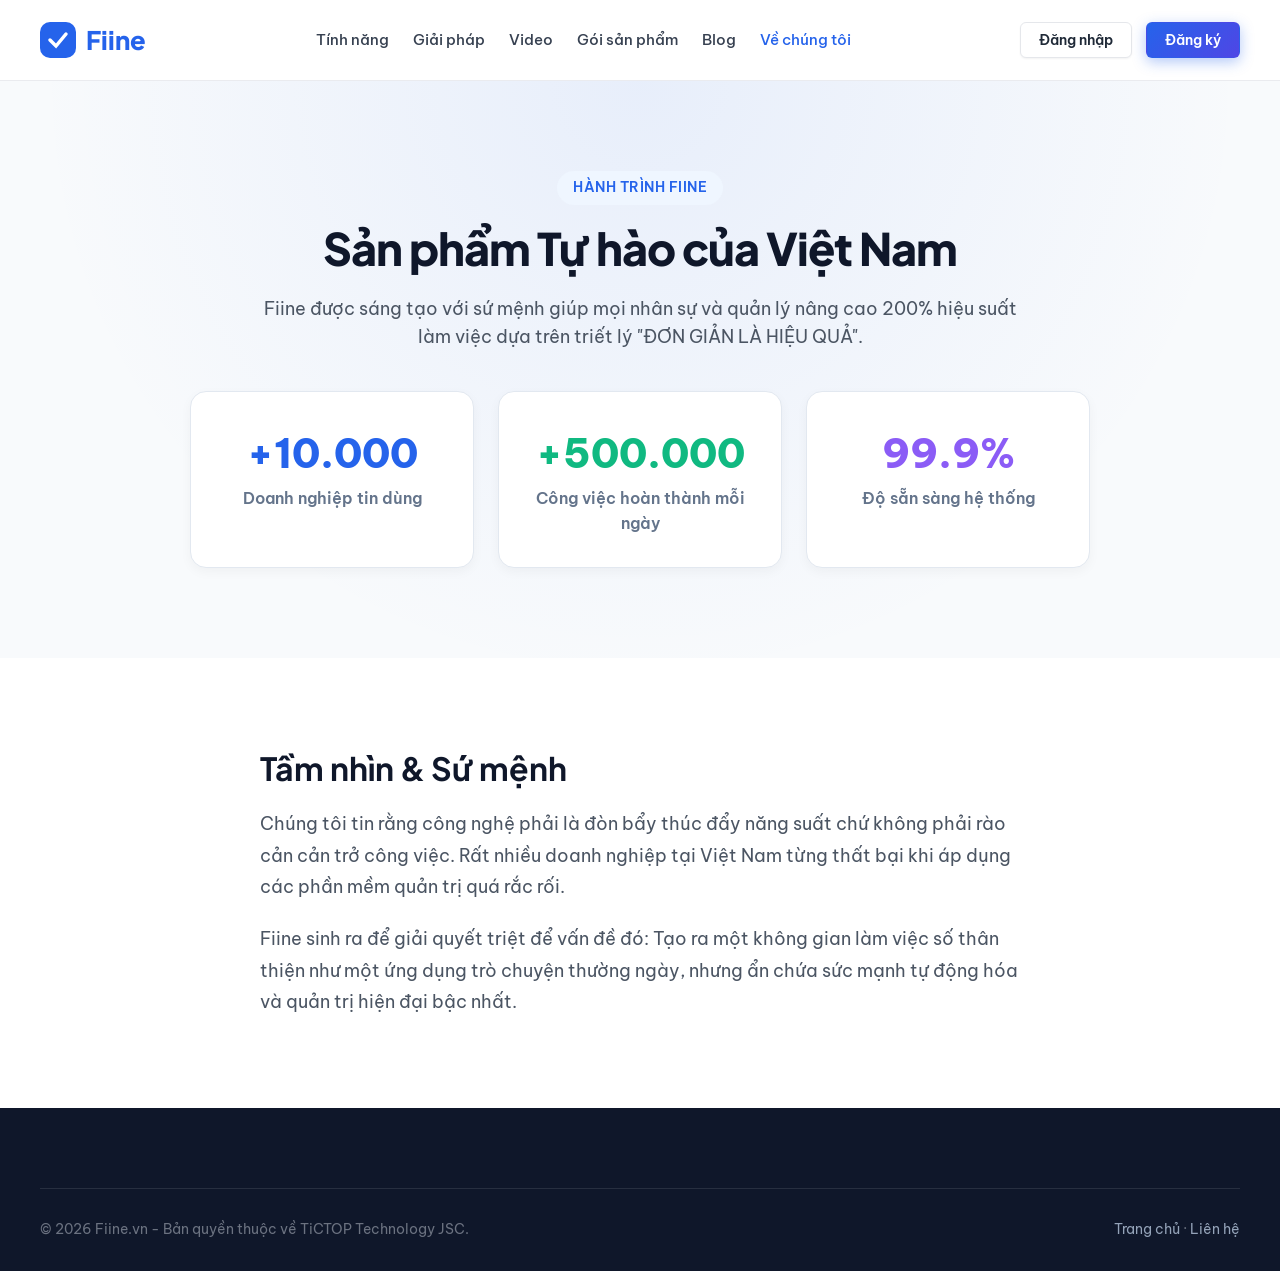
<file: Website/Website/about.html>
<!DOCTYPE html>
<html lang="vi">
<head>
  <meta charset="UTF-8">
  <meta name="viewport" content="width=device-width, initial-scale=1.0">
  <title>Về chúng tôi | Fiine - Nâng cấp Doanh nghiệp Việt</title>
  <meta name="description" content="Tìm hiểu về hành trình xây dựng Fiine - Ứng dụng quản lý công việc dễ dùng nhất Việt Nam phát triển bởi TiCTOP Technology." />
  
  <link rel="preconnect" href="https://fonts.googleapis.com">
  <link rel="preconnect" href="https://fonts.gstatic.com" crossorigin>
  <link href="https://fonts.googleapis.com/css2?family=Be+Vietnam+Pro:wght@400;500;600;700;800&family=Plus+Jakarta+Sans:wght@500;600;700;800&display=swap" rel="stylesheet">
  
  <link rel="stylesheet" href="./css/fiine.css">
  <script src="./js/main.js" defer></script>
</head>
<body>

  <!-- HEADER -->
  <header class="site-header" id="siteHeader">
    <div class="container header-inner">
      <a href="./index.html" class="brand-logo">
        <svg viewBox="0 0 36 36" fill="none" width="36" height="36" xmlns="http://www.w3.org/2000/svg">
          <rect width="36" height="36" rx="10" fill="#2563EB" />
          <path d="M10 18L16 24L26 12" stroke="white" stroke-width="3.5" stroke-linecap="round"/>
        </svg>
        <span>Fiine</span>
      </a>

      <nav class="main-nav">
        <ul class="nav-list">
          <li class="nav-item"><a href="./features.html" class="nav-link">Tính năng</a></li>
          <li class="nav-item"><a href="./solutions.html" class="nav-link">Giải pháp</a></li>
          <li class="nav-item"><a href="./index.html#video-showcase" class="nav-link">Video</a></li>
          <li class="nav-item"><a href="./pricing.html" class="nav-link">Gói sản phẩm</a></li>
          <li class="nav-item"><a href="./news.html" class="nav-link">Blog</a></li>
          <li class="nav-item"><a href="./about.html" class="nav-link active">Về chúng tôi</a></li>
        </ul>
      </nav>

      <div class="header-actions">
        <button class="btn btn-secondary btn-sm btn-open-login">Đăng nhập</button>
        <button class="btn btn-primary btn-sm btn-open-register">Đăng ký</button>
      </div>
    </div>
  </header>

  <!-- ABOUT HERO -->
  <section class="section-padding" style="background: radial-gradient(circle at 50% 0%, rgba(37,99,235,0.08) 0%, rgba(248,250,252,0) 70%); text-align:center;">
    <div class="container">
      <div class="section-tag">Hành trình Fiine</div>
      <h1 class="hero-title" style="font-size:2.8rem;">Sản phẩm Tự hào của Việt Nam</h1>
      <p class="section-desc" style="max-width:760px; margin:0 auto 40px auto;">
        Fiine được sáng tạo với sứ mệnh giúp mọi nhân sự và quản lý nâng cao 200% hiệu suất làm việc dựa trên triết lý "ĐƠN GIẢN LÀ HIỆU QUẢ".
      </p>

      <div style="display:grid; grid-template-columns:repeat(3, 1fr); gap:24px; max-width:900px; margin:0 auto; text-align:center;">
        <div style="background:#fff; padding:30px; border-radius:16px; border:1px solid #e2e8f0; box-shadow:0 4px 12px rgba(0,0,0,0.04);">
          <div style="font-size:2.5rem; font-weight:800; color:#2563eb;">+10.000</div>
          <div style="color:#64748b; font-weight:600;">Doanh nghiệp tin dùng</div>
        </div>

        <div style="background:#fff; padding:30px; border-radius:16px; border:1px solid #e2e8f0; box-shadow:0 4px 12px rgba(0,0,0,0.04);">
          <div style="font-size:2.5rem; font-weight:800; color:#10b981;">+500.000</div>
          <div style="color:#64748b; font-weight:600;">Công việc hoàn thành mỗi ngày</div>
        </div>

        <div style="background:#fff; padding:30px; border-radius:16px; border:1px solid #e2e8f0; box-shadow:0 4px 12px rgba(0,0,0,0.04);">
          <div style="font-size:2.5rem; font-weight:800; color:#8b5cf6;">99.9%</div>
          <div style="color:#64748b; font-weight:600;">Độ sẵn sàng hệ thống</div>
        </div>
      </div>
    </div>
  </section>

  <!-- STORY SECTION -->
  <section class="section-padding" style="background:#fff;">
    <div class="container" style="max-width:800px;">
      <h2 style="font-size:2rem; margin-bottom:20px;">Tầm nhìn & Sứ mệnh</h2>
      <p style="font-size:1.1rem; color:#4b5563; line-height:1.8; margin-bottom:20px;">
        Chúng tôi tin rằng công nghệ phải là đòn bẩy thúc đẩy năng suất chứ không phải rào cản cản trở công việc. Rất nhiều doanh nghiệp tại Việt Nam từng thất bại khi áp dụng các phần mềm quản trị quá rắc rối.
      </p>
      <p style="font-size:1.1rem; color:#4b5563; line-height:1.8;">
        Fiine sinh ra để giải quyết triệt để vấn đề đó: Tạo ra một không gian làm việc số thân thiện như một ứng dụng trò chuyện thường ngày, nhưng ẩn chứa sức mạnh tự động hóa và quản trị hiện đại bậc nhất.
      </p>
    </div>
  </section>

  <!-- FOOTER -->
  <footer class="site-footer">
    <div class="container">
      <div class="footer-bottom">
        <div>© 2026 Fiine.vn - Bản quyền thuộc về TiCTOP Technology JSC.</div>
        <div><a href="./index.html" style="color:#94a3b8;">Trang chủ</a> · <a href="./contact.html" style="color:#94a3b8;">Liên hệ</a></div>
      </div>
    </div>
  </footer>

</body>
</html>
</file>
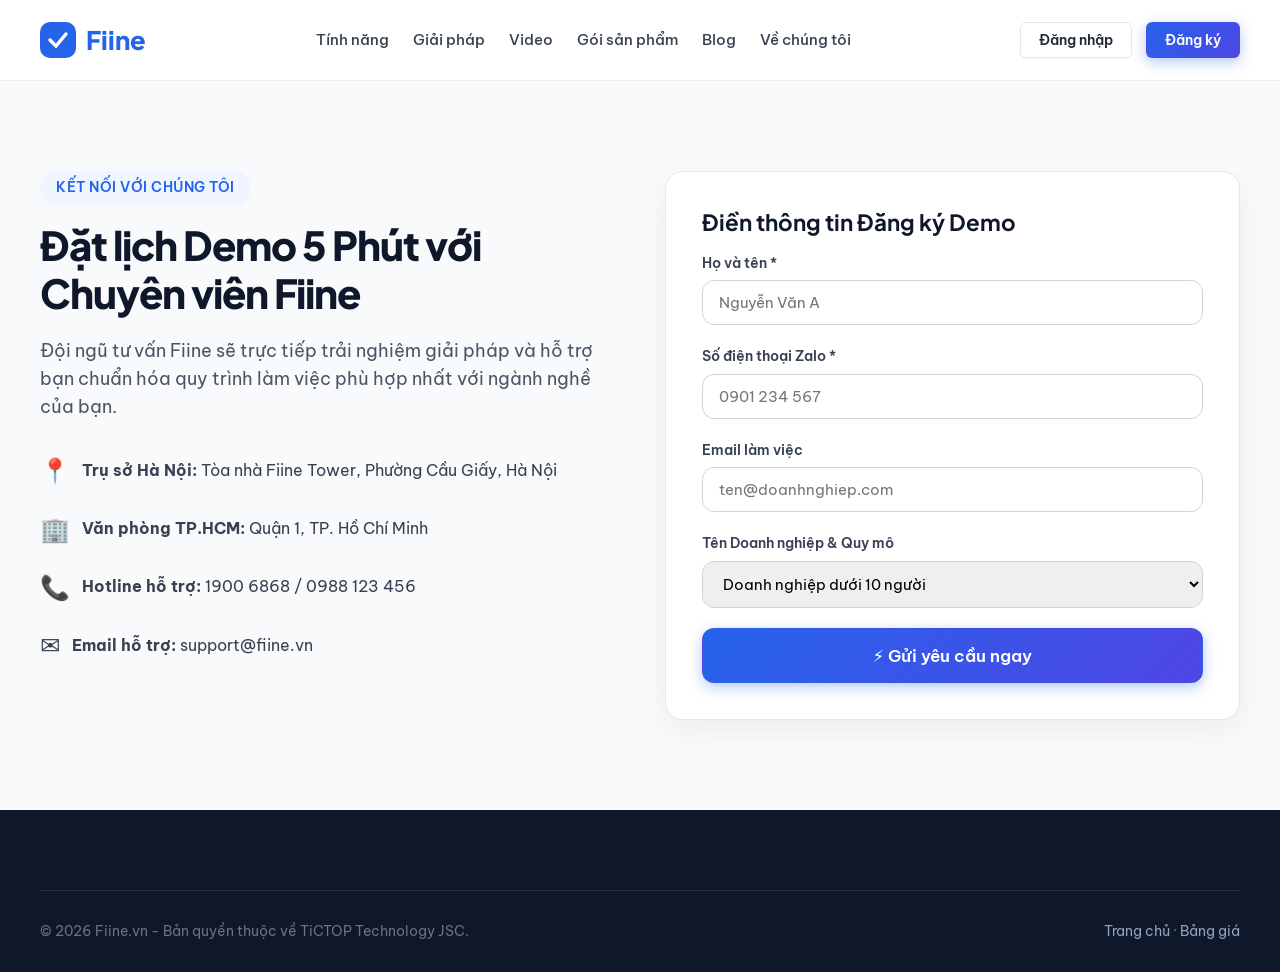
<file: Website/Website/contact.html>
<!DOCTYPE html>
<html lang="vi">
<head>
  <meta charset="UTF-8">
  <meta name="viewport" content="width=device-width, initial-scale=1.0">
  <title>Liên hệ & Đặt lịch Demo | Fiine Workspace</title>
  <meta name="description" content="Liên hệ bộ phận tư vấn Fiine hoặc đăng ký lịch Demo 5 phút trực tiếp với chuyên viên giải pháp công nghệ." />
  
  <link rel="preconnect" href="https://fonts.googleapis.com">
  <link rel="preconnect" href="https://fonts.gstatic.com" crossorigin>
  <link href="https://fonts.googleapis.com/css2?family=Be+Vietnam+Pro:wght@400;500;600;700;800&family=Plus+Jakarta+Sans:wght@500;600;700;800&display=swap" rel="stylesheet">
  
  <link rel="stylesheet" href="./css/fiine.css">
  <script src="./js/main.js" defer></script>
</head>
<body>

  <!-- HEADER -->
  <header class="site-header" id="siteHeader">
    <div class="container header-inner">
      <a href="./index.html" class="brand-logo">
        <svg viewBox="0 0 36 36" fill="none" width="36" height="36" xmlns="http://www.w3.org/2000/svg">
          <rect width="36" height="36" rx="10" fill="#2563EB" />
          <path d="M10 18L16 24L26 12" stroke="white" stroke-width="3.5" stroke-linecap="round"/>
        </svg>
        <span>Fiine</span>
      </a>

      <nav class="main-nav">
        <ul class="nav-list">
          <li class="nav-item"><a href="./features.html" class="nav-link">Tính năng</a></li>
          <li class="nav-item"><a href="./solutions.html" class="nav-link">Giải pháp</a></li>
          <li class="nav-item"><a href="./index.html#video-showcase" class="nav-link">Video</a></li>
          <li class="nav-item"><a href="./pricing.html" class="nav-link">Gói sản phẩm</a></li>
          <li class="nav-item"><a href="./news.html" class="nav-link">Blog</a></li>
          <li class="nav-item"><a href="./about.html" class="nav-link">Về chúng tôi</a></li>
        </ul>
      </nav>

      <div class="header-actions">
        <button class="btn btn-secondary btn-sm btn-open-login">Đăng nhập</button>
        <button class="btn btn-primary btn-sm btn-open-register">Đăng ký</button>
      </div>
    </div>
  </header>

  <!-- CONTACT SECTION -->
  <section class="section-padding">
    <div class="container">
      <div style="display:grid; grid-template-columns:1fr 1fr; gap:50px; align-items:flex-start;">
        
        <div>
          <div class="section-tag">Kết nối với chúng tôi</div>
          <h1 class="hero-title" style="font-size:2.5rem;">Đặt lịch Demo 5 Phút với Chuyên viên Fiine</h1>
          <p class="section-desc" style="margin-bottom:30px;">
            Đội ngũ tư vấn Fiine sẽ trực tiếp trải nghiệm giải pháp và hỗ trợ bạn chuẩn hóa quy trình làm việc phù hợp nhất với ngành nghề của bạn.
          </p>

          <div style="display:flex; flex-direction:column; gap:20px; font-size:1rem; color:#374151;">
            <div style="display:flex; align-items:center; gap:12px;">
              <span style="font-size:1.5rem;">📍</span>
              <div>
                <strong>Trụ sở Hà Nội:</strong> Tòa nhà Fiine Tower, Phường Cầu Giấy, Hà Nội
              </div>
            </div>

            <div style="display:flex; align-items:center; gap:12px;">
              <span style="font-size:1.5rem;">🏢</span>
              <div>
                <strong>Văn phòng TP.HCM:</strong> Quận 1, TP. Hồ Chí Minh
              </div>
            </div>

            <div style="display:flex; align-items:center; gap:12px;">
              <span style="font-size:1.5rem;">📞</span>
              <div>
                <strong>Hotline hỗ trợ:</strong> 1900 6868 / 0988 123 456
              </div>
            </div>

            <div style="display:flex; align-items:center; gap:12px;">
              <span style="font-size:1.5rem;">✉️</span>
              <div>
                <strong>Email hỗ trợ:</strong> support@fiine.vn
              </div>
            </div>
          </div>
        </div>

        <div style="background:#fff; padding:36px; border-radius:18px; border:1px solid #e2e8f0; box-shadow:0 10px 30px rgba(0,0,0,0.06);">
          <h3 style="font-size:1.4rem; margin-bottom:16px;">Điền thông tin Đăng ký Demo</h3>
          
          <form onsubmit="event.preventDefault(); alert('Cảm ơn bạn! Chuyên viên Fiine sẽ gọi điện xác nhận lịch hẹn trong 15 phút.');">
            <div class="form-group">
              <label class="form-label">Họ và tên *</label>
              <input type="text" class="form-input" placeholder="Nguyễn Văn A" required>
            </div>

            <div class="form-group">
              <label class="form-label">Số điện thoại Zalo *</label>
              <input type="tel" class="form-input" placeholder="0901 234 567" required>
            </div>

            <div class="form-group">
              <label class="form-label">Email làm việc</label>
              <input type="email" class="form-input" placeholder="ten@doanhnghiep.com">
            </div>

            <div class="form-group">
              <label class="form-label">Tên Doanh nghiệp & Quy mô</label>
              <select class="form-select">
                <option>Doanh nghiệp dưới 10 người</option>
                <option>Doanh nghiệp 10 - 30 người</option>
                <option>Doanh nghiệp 30 - 100 người</option>
                <option>Tập đoàn trên 100 người</option>
              </select>
            </div>

            <button type="submit" class="btn btn-primary btn-lg" style="width:100%;">⚡ Gửi yêu cầu ngay</button>
          </form>
        </div>

      </div>
    </div>
  </section>

  <!-- FOOTER -->
  <footer class="site-footer">
    <div class="container">
      <div class="footer-bottom">
        <div>© 2026 Fiine.vn - Bản quyền thuộc về TiCTOP Technology JSC.</div>
        <div><a href="./index.html" style="color:#94a3b8;">Trang chủ</a> · <a href="./pricing.html" style="color:#94a3b8;">Bảng giá</a></div>
      </div>
    </div>
  </footer>

</body>
</html>
</file>
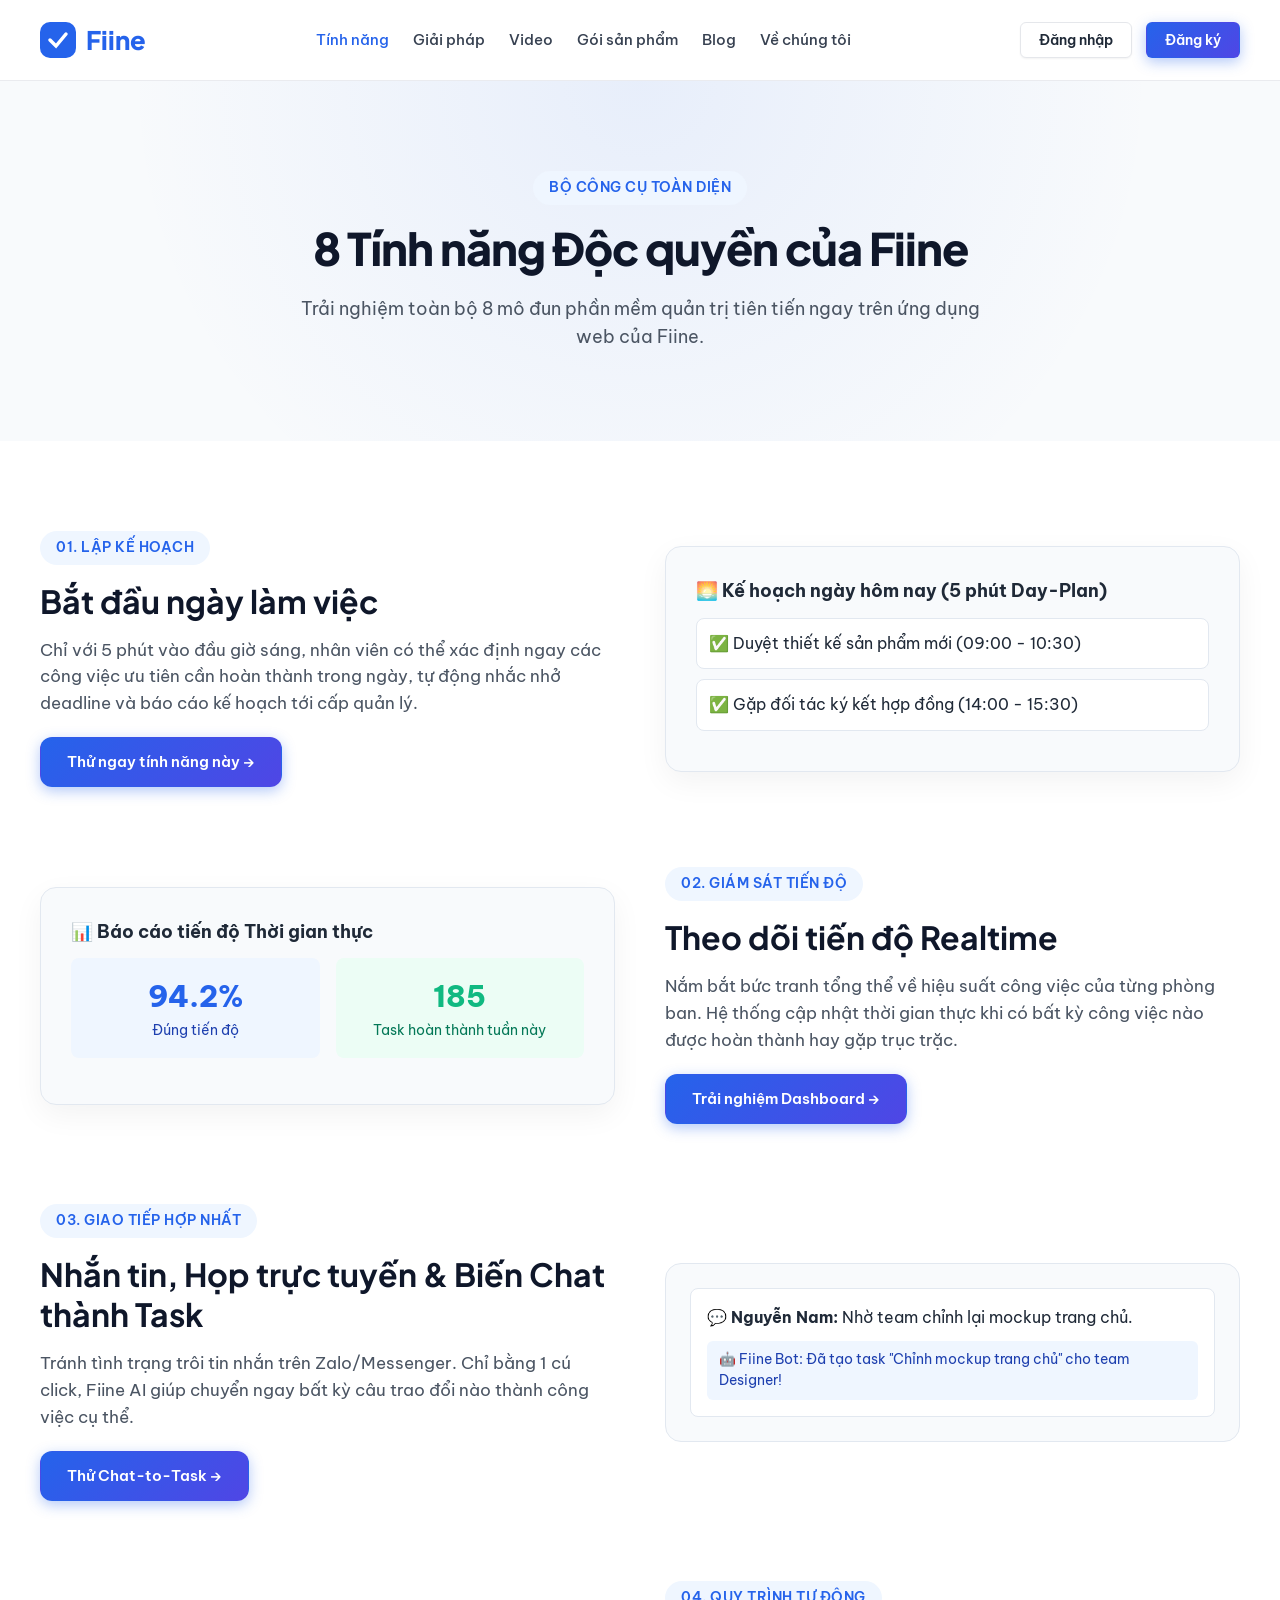
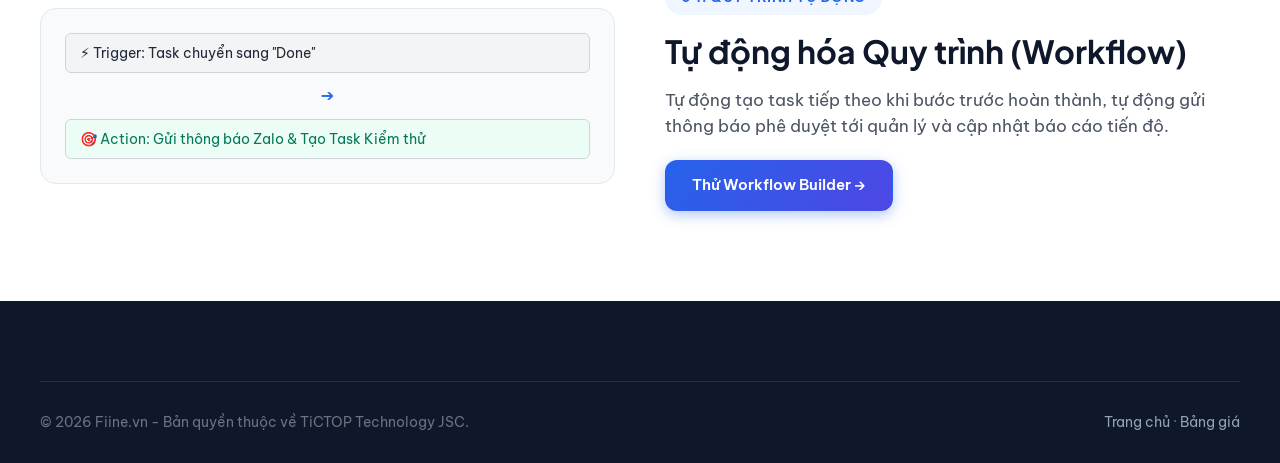
<file: Website/Website/features.html>
<!DOCTYPE html>
<html lang="vi">
<head>
  <meta charset="UTF-8">
  <meta name="viewport" content="width=device-width, initial-scale=1.0">
  <title>Tính năng nổi bật | Fiine Workspace</title>
  <meta name="description" content="Khám phá 8 tính năng nổi bật của Fiine giúp doanh nghiệp tự động hóa quy trình, quản lý công việc và theo dõi tiến độ realtime." />
  
  <link rel="preconnect" href="https://fonts.googleapis.com">
  <link rel="preconnect" href="https://fonts.gstatic.com" crossorigin>
  <link href="https://fonts.googleapis.com/css2?family=Be+Vietnam+Pro:wght@400;500;600;700;800&family=Plus+Jakarta+Sans:wght@500;600;700;800&display=swap" rel="stylesheet">
  
  <link rel="stylesheet" href="./css/fiine.css">
  <script src="./js/main.js" defer></script>
</head>
<body>

  <!-- HEADER -->
  <header class="site-header" id="siteHeader">
    <div class="container header-inner">
      <a href="./index.html" class="brand-logo">
        <svg viewBox="0 0 36 36" fill="none" width="36" height="36" xmlns="http://www.w3.org/2000/svg">
          <rect width="36" height="36" rx="10" fill="#2563EB" />
          <path d="M10 18L16 24L26 12" stroke="white" stroke-width="3.5" stroke-linecap="round"/>
        </svg>
        <span>Fiine</span>
      </a>

      <nav class="main-nav">
        <ul class="nav-list">
          <li class="nav-item"><a href="./features.html" class="nav-link active">Tính năng</a></li>
          <li class="nav-item"><a href="./solutions.html" class="nav-link">Giải pháp</a></li>
          <li class="nav-item"><a href="./index.html#video-showcase" class="nav-link">Video</a></li>
          <li class="nav-item"><a href="./pricing.html" class="nav-link">Gói sản phẩm</a></li>
          <li class="nav-item"><a href="./news.html" class="nav-link">Blog</a></li>
          <li class="nav-item"><a href="./about.html" class="nav-link">Về chúng tôi</a></li>
        </ul>
      </nav>

      <div class="header-actions">
        <button class="btn btn-secondary btn-sm btn-open-login">Đăng nhập</button>
        <button class="btn btn-primary btn-sm btn-open-register">Đăng ký</button>
      </div>
    </div>
  </header>

  <!-- FEATURES HERO -->
  <section class="section-padding" style="background: radial-gradient(circle at 50% 0%, rgba(37,99,235,0.08) 0%, rgba(248,250,252,0) 70%); text-align:center;">
    <div class="container">
      <div class="section-tag">Bộ công cụ toàn diện</div>
      <h1 class="hero-title" style="font-size:2.8rem;">8 Tính năng Độc quyền của Fiine</h1>
      <p class="section-desc" style="max-width:720px; margin:0 auto;">
        Trải nghiệm toàn bộ 8 mô đun phần mềm quản trị tiên tiến ngay trên ứng dụng web của Fiine.
      </p>
    </div>
  </section>

  <!-- DETAILED FEATURE BREAKDOWN -->
  <section class="section-padding" style="background:#fff;">
    <div class="container">
      
      <!-- Feature 1 -->
      <div id="start-day" style="display:grid; grid-template-columns:1fr 1fr; gap:50px; align-items:center; margin-bottom:80px;">
        <div>
          <div class="section-tag">01. Lập kế hoạch</div>
          <h2 style="font-size:2rem; margin-bottom:16px;">Bắt đầu ngày làm việc</h2>
          <p style="color:#4b5563; font-size:1.05rem; line-height:1.6; margin-bottom:20px;">
            Chỉ với 5 phút vào đầu giờ sáng, nhân viên có thể xác định ngay các công việc ưu tiên cần hoàn thành trong ngày, tự động nhắc nhở deadline và báo cáo kế hoạch tới cấp quản lý.
          </p>
          <a href="./app.html" class="btn btn-primary">Thử ngay tính năng này →</a>
        </div>
        <div style="background:#f8fafc; border:1px solid #e2e8f0; border-radius:16px; padding:30px; box-shadow:0 10px 30px rgba(0,0,0,0.05);">
          <div style="font-weight:700; font-size:1.1rem; margin-bottom:12px;">🌅 Kế hoạch ngày hôm nay (5 phút Day-Plan)</div>
          <div style="background:#fff; padding:12px; border-radius:8px; border:1px solid #e2e8f0; margin-bottom:10px;">
            ✅ Duyệt thiết kế sản phẩm mới (09:00 - 10:30)
          </div>
          <div style="background:#fff; padding:12px; border-radius:8px; border:1px solid #e2e8f0; margin-bottom:10px;">
            ✅ Gặp đối tác ký kết hợp đồng (14:00 - 15:30)
          </div>
        </div>
      </div>

      <!-- Feature 2 -->
      <div id="realtime" style="display:grid; grid-template-columns:1fr 1fr; gap:50px; align-items:center; margin-bottom:80px;">
        <div style="order:2;">
          <div class="section-tag">02. Giám sát tiến độ</div>
          <h2 style="font-size:2rem; margin-bottom:16px;">Theo dõi tiến độ Realtime</h2>
          <p style="color:#4b5563; font-size:1.05rem; line-height:1.6; margin-bottom:20px;">
            Nắm bắt bức tranh tổng thể về hiệu suất công việc của từng phòng ban. Hệ thống cập nhật thời gian thực khi có bất kỳ công việc nào được hoàn thành hay gặp trục trặc.
          </p>
          <a href="./app.html" class="btn btn-primary">Trải nghiệm Dashboard →</a>
        </div>
        <div style="order:1; background:#f8fafc; border:1px solid #e2e8f0; border-radius:16px; padding:30px; box-shadow:0 10px 30px rgba(0,0,0,0.05);">
          <div style="font-weight:700; font-size:1.1rem; margin-bottom:12px;">📊 Báo cáo tiến độ Thời gian thực</div>
          <div style="display:flex; gap:16px; margin-bottom:16px;">
            <div style="flex:1; background:#eff6ff; padding:16px; border-radius:8px; text-align:center;">
              <div style="font-size:1.8rem; font-weight:800; color:#2563eb;">94.2%</div>
              <div style="font-size:0.85rem; color:#1e40af;">Đúng tiến độ</div>
            </div>
            <div style="flex:1; background:#ecfdf5; padding:16px; border-radius:8px; text-align:center;">
              <div style="font-size:1.8rem; font-weight:800; color:#10b981;">185</div>
              <div style="font-size:0.85rem; color:#047857;">Task hoàn thành tuần này</div>
            </div>
          </div>
        </div>
      </div>

      <!-- Feature 3 -->
      <div id="chat" style="display:grid; grid-template-columns:1fr 1fr; gap:50px; align-items:center; margin-bottom:80px;">
        <div>
          <div class="section-tag">03. Giao tiếp hợp nhất</div>
          <h2 style="font-size:2rem; margin-bottom:16px;">Nhắn tin, Họp trực tuyến & Biến Chat thành Task</h2>
          <p style="color:#4b5563; font-size:1.05rem; line-height:1.6; margin-bottom:20px;">
            Tránh tình trạng trôi tin nhắn trên Zalo/Messenger. Chỉ bằng 1 cú click, Fiine AI giúp chuyển ngay bất kỳ câu trao đổi nào thành công việc cụ thể.
          </p>
          <a href="./app.html" class="btn btn-primary">Thử Chat-to-Task →</a>
        </div>
        <div style="background:#f8fafc; border:1px solid #e2e8f0; border-radius:16px; padding:24px;">
          <div style="background:#fff; padding:16px; border-radius:8px; border:1px solid #e2e8f0;">
            💬 <strong>Nguyễn Nam:</strong> Nhờ team chỉnh lại mockup trang chủ.
            <div style="margin-top:10px; background:#eff6ff; padding:8px 12px; border-radius:6px; font-size:0.85rem; color:#1e40af;">
              🤖 Fiine Bot: Đã tạo task "Chỉnh mockup trang chủ" cho team Designer!
            </div>
          </div>
        </div>
      </div>

      <!-- Feature 4 & Automation -->
      <div id="automation" style="display:grid; grid-template-columns:1fr 1fr; gap:50px; align-items:center;">
        <div style="order:2;">
          <div class="section-tag">04. Quy trình tự động</div>
          <h2 style="font-size:2rem; margin-bottom:16px;">Tự động hóa Quy trình (Workflow)</h2>
          <p style="color:#4b5563; font-size:1.05rem; line-height:1.6; margin-bottom:20px;">
            Tự động tạo task tiếp theo khi bước trước hoàn thành, tự động gửi thông báo phê duyệt tới quản lý và cập nhật báo cáo tiến độ.
          </p>
          <a href="./app.html" class="btn btn-primary">Thử Workflow Builder →</a>
        </div>
        <div style="order:1; background:#f8fafc; border:1px solid #e2e8f0; border-radius:16px; padding:24px;">
          <div class="flow-node" style="margin-bottom:10px;">⚡ Trigger: Task chuyển sang "Done"</div>
          <div style="text-align:center; color:#2563eb; font-weight:700; margin-bottom:10px;">➔</div>
          <div class="flow-node" style="background:#ecfdf5; color:#047857;">🎯 Action: Gửi thông báo Zalo & Tạo Task Kiểm thử</div>
        </div>
      </div>

    </div>
  </section>

  <!-- FOOTER -->
  <footer class="site-footer">
    <div class="container">
      <div class="footer-bottom">
        <div>© 2026 Fiine.vn - Bản quyền thuộc về TiCTOP Technology JSC.</div>
        <div><a href="./index.html" style="color:#94a3b8;">Trang chủ</a> · <a href="./pricing.html" style="color:#94a3b8;">Bảng giá</a></div>
      </div>
    </div>
  </footer>

</body>
</html>
</file>
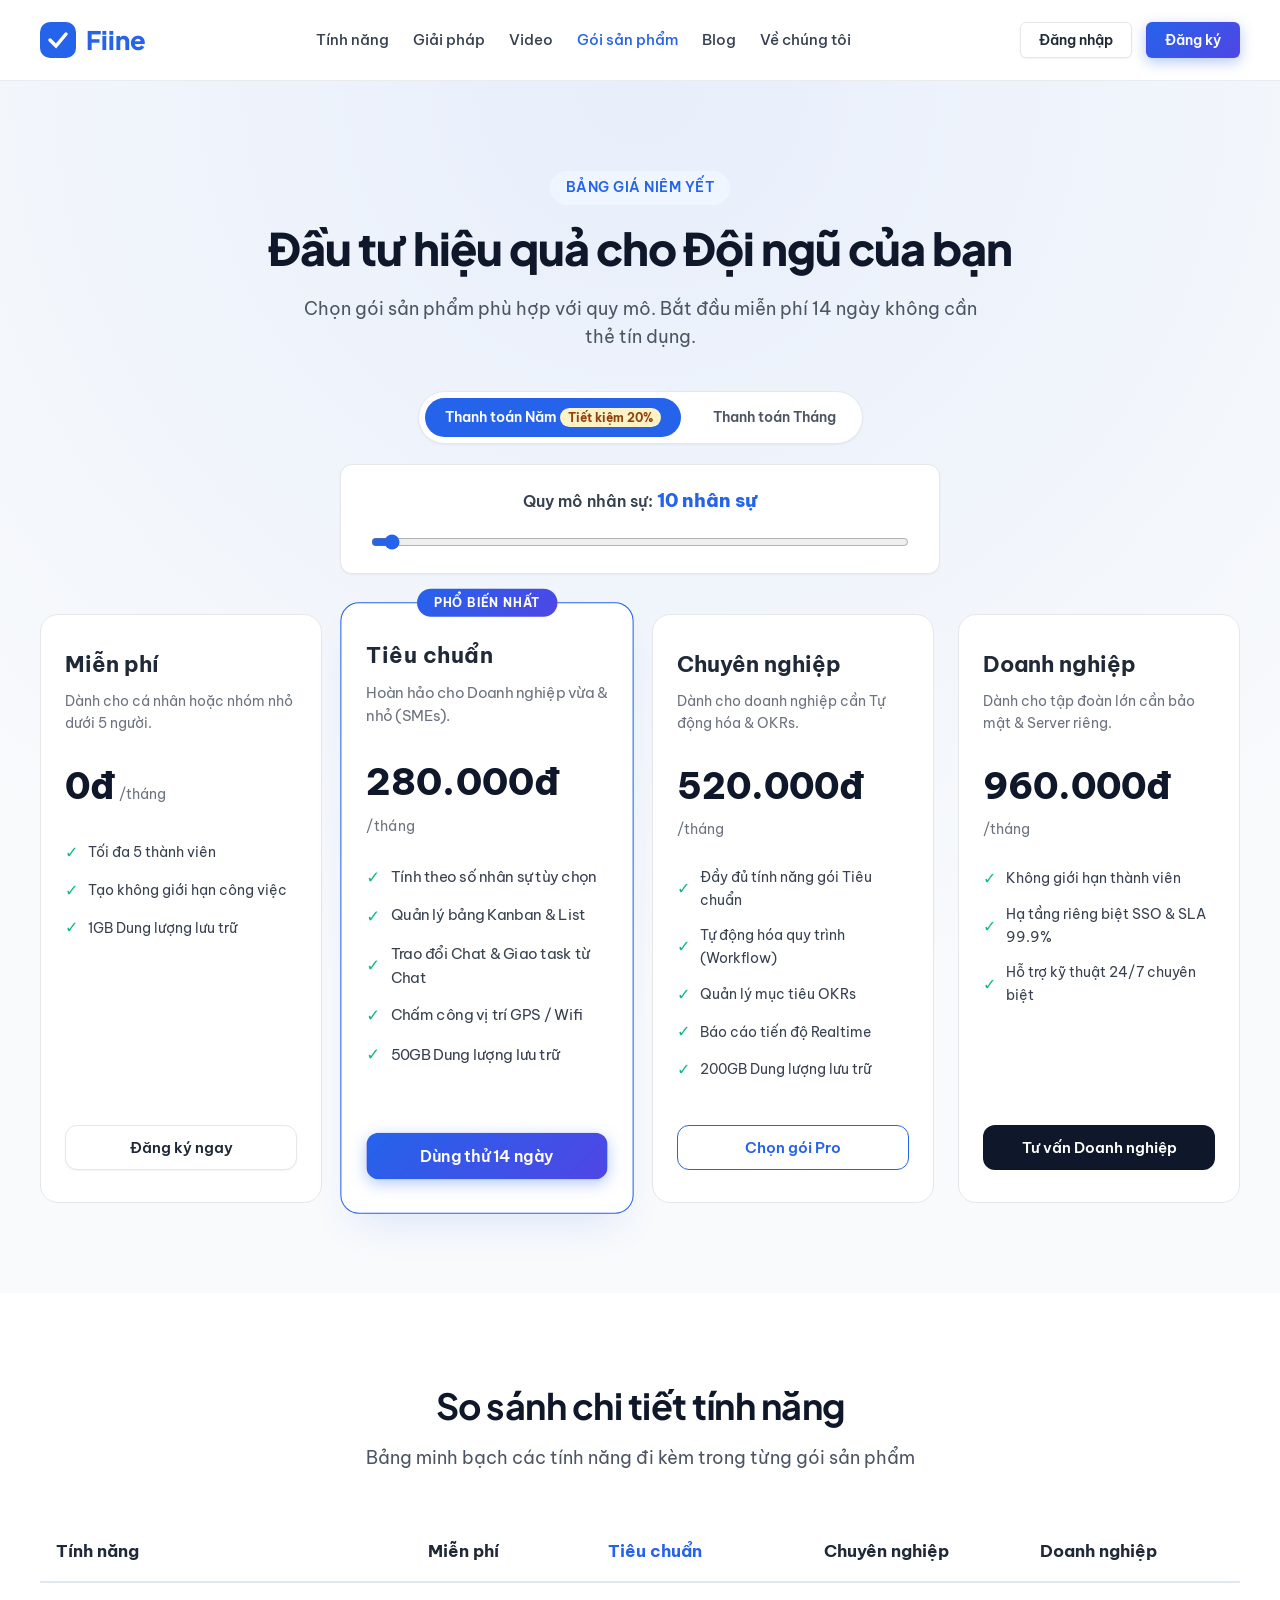
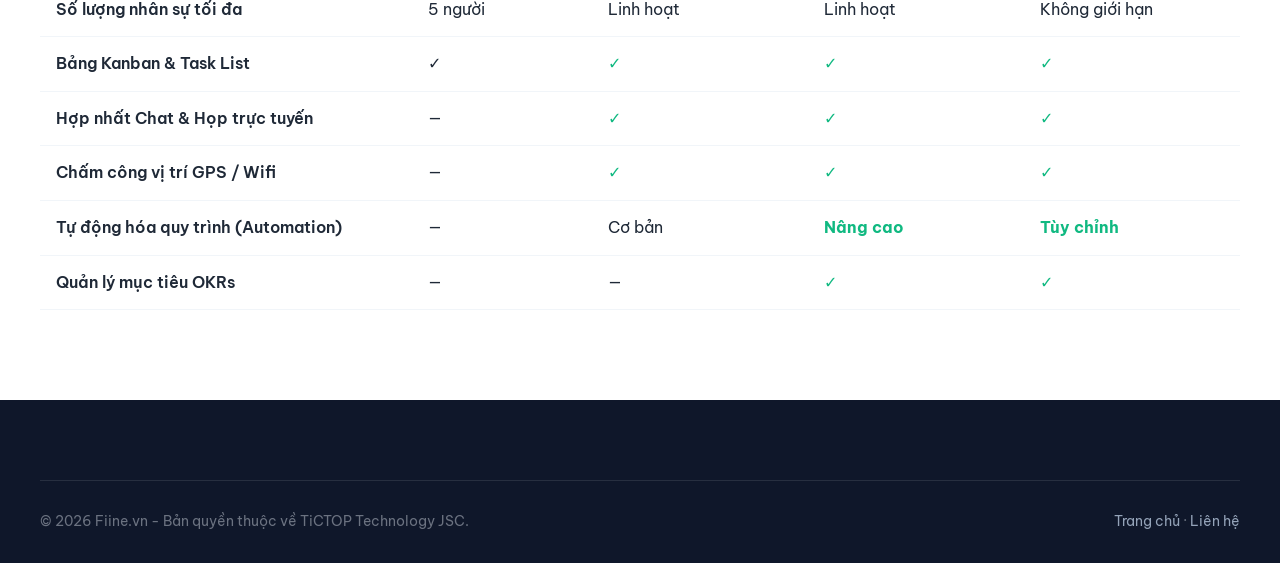
<file: Website/Website/pricing.html>
<!DOCTYPE html>
<html lang="vi">
<head>
  <meta charset="UTF-8">
  <meta name="viewport" content="width=device-width, initial-scale=1.0">
  <title>Gói sản phẩm & Bảng giá minh bạch | Fiine</title>
  <meta name="description" content="Bảng giá phần mềm quản lý công việc Fiine. Chọn gói dịch vụ phù hợp với quy mô doanh nghiệp từ 5 đến 500+ nhân sự. Tiết kiệm 20% khi thanh toán theo năm." />
  
  <link rel="preconnect" href="https://fonts.googleapis.com">
  <link rel="preconnect" href="https://fonts.gstatic.com" crossorigin>
  <link href="https://fonts.googleapis.com/css2?family=Be+Vietnam+Pro:wght@400;500;600;700;800&family=Plus+Jakarta+Sans:wght@500;600;700;800&display=swap" rel="stylesheet">
  
  <link rel="stylesheet" href="./css/fiine.css">
  <script src="./js/main.js" defer></script>
  <script src="./js/pricing.js" defer></script>
</head>
<body>

  <!-- HEADER -->
  <header class="site-header" id="siteHeader">
    <div class="container header-inner">
      <a href="./index.html" class="brand-logo">
        <svg viewBox="0 0 36 36" fill="none" width="36" height="36" xmlns="http://www.w3.org/2000/svg">
          <rect width="36" height="36" rx="10" fill="#2563EB" />
          <path d="M10 18L16 24L26 12" stroke="white" stroke-width="3.5" stroke-linecap="round"/>
        </svg>
        <span>Fiine</span>
      </a>

      <nav class="main-nav">
        <ul class="nav-list">
          <li class="nav-item"><a href="./features.html" class="nav-link">Tính năng</a></li>
          <li class="nav-item"><a href="./solutions.html" class="nav-link">Giải pháp</a></li>
          <li class="nav-item"><a href="./index.html#video-showcase" class="nav-link">Video</a></li>
          <li class="nav-item"><a href="./pricing.html" class="nav-link active">Gói sản phẩm</a></li>
          <li class="nav-item"><a href="./news.html" class="nav-link">Blog</a></li>
          <li class="nav-item"><a href="./about.html" class="nav-link">Về chúng tôi</a></li>
        </ul>
      </nav>

      <div class="header-actions">
        <button class="btn btn-secondary btn-sm btn-open-login">Đăng nhập</button>
        <button class="btn btn-primary btn-sm btn-open-register">Đăng ký</button>
      </div>
    </div>
  </header>

  <!-- PRICING HERO -->
  <section class="section-padding" style="background: radial-gradient(circle at 50% 0%, rgba(37,99,235,0.08) 0%, rgba(248,250,252,0) 70%); text-align:center;">
    <div class="container">
      <div class="section-tag">Bảng giá Niêm yết</div>
      <h1 class="hero-title" style="font-size:2.8rem;">Đầu tư hiệu quả cho Đội ngũ của bạn</h1>
      <p class="section-desc" style="max-width:700px; margin:0 auto 40px auto;">
        Chọn gói sản phẩm phù hợp với quy mô. Bắt đầu miễn phí 14 ngày không cần thẻ tín dụng.
      </p>

      <div class="pricing-controls">
        <div class="billing-toggle">
          <div class="toggle-option active" data-cycle="yearly">Thanh toán Năm <span class="discount-badge">Tiết kiệm 20%</span></div>
          <div class="toggle-option" data-cycle="monthly">Thanh toán Tháng</div>
        </div>

        <div class="user-slider-box">
          <label class="slider-label">Quy mô nhân sự: <span id="userCountDisplay">10 nhân sự</span></label>
          <input type="range" min="5" max="200" value="10" step="5" class="range-slider" id="userCountSlider">
        </div>
      </div>

      <div class="pricing-cards-grid" style="text-align:left;">
        
        <div class="pricing-card">
          <div class="plan-name">Miễn phí</div>
          <div class="plan-desc">Dành cho cá nhân hoặc nhóm nhỏ dưới 5 người.</div>
          <div class="plan-price-box">
            <span class="plan-price">0đ</span>
            <span class="plan-period">/tháng</span>
          </div>
          <ul class="plan-features">
            <li><span class="check-icon">✓</span> Tối đa 5 thành viên</li>
            <li><span class="check-icon">✓</span> Tạo không giới hạn công việc</li>
            <li><span class="check-icon">✓</span> 1GB Dung lượng lưu trữ</li>
          </ul>
          <button class="btn btn-secondary btn-open-register">Đăng ký ngay</button>
        </div>

        <div class="pricing-card popular">
          <div class="popular-badge">Phổ biến nhất</div>
          <div class="plan-name">Tiêu chuẩn</div>
          <div class="plan-desc">Hoàn hảo cho Doanh nghiệp vừa & nhỏ (SMEs).</div>
          <div class="plan-price-box">
            <span class="plan-price" id="priceStandard">280.000đ</span>
            <span class="plan-period">/tháng</span>
          </div>
          <ul class="plan-features">
            <li><span class="check-icon">✓</span> Tính theo số nhân sự tùy chọn</li>
            <li><span class="check-icon">✓</span> Quản lý bảng Kanban & List</li>
            <li><span class="check-icon">✓</span> Trao đổi Chat & Giao task từ Chat</li>
            <li><span class="check-icon">✓</span> Chấm công vị trí GPS / Wifi</li>
            <li><span class="check-icon">✓</span> 50GB Dung lượng lưu trữ</li>
          </ul>
          <button class="btn btn-primary btn-open-register">Dùng thử 14 ngày</button>
        </div>

        <div class="pricing-card">
          <div class="plan-name">Chuyên nghiệp</div>
          <div class="plan-desc">Dành cho doanh nghiệp cần Tự động hóa & OKRs.</div>
          <div class="plan-price-box">
            <span class="plan-price" id="pricePro">520.000đ</span>
            <span class="plan-period">/tháng</span>
          </div>
          <ul class="plan-features">
            <li><span class="check-icon">✓</span> Đầy đủ tính năng gói Tiêu chuẩn</li>
            <li><span class="check-icon">✓</span> Tự động hóa quy trình (Workflow)</li>
            <li><span class="check-icon">✓</span> Quản lý mục tiêu OKRs</li>
            <li><span class="check-icon">✓</span> Báo cáo tiến độ Realtime</li>
            <li><span class="check-icon">✓</span> 200GB Dung lượng lưu trữ</li>
          </ul>
          <button class="btn btn-outline btn-open-register">Chọn gói Pro</button>
        </div>

        <div class="pricing-card">
          <div class="plan-name">Doanh nghiệp</div>
          <div class="plan-desc">Dành cho tập đoàn lớn cần bảo mật & Server riêng.</div>
          <div class="plan-price-box">
            <span class="plan-price" id="priceEnterprise">960.000đ</span>
            <span class="plan-period">/tháng</span>
          </div>
          <ul class="plan-features">
            <li><span class="check-icon">✓</span> Không giới hạn thành viên</li>
            <li><span class="check-icon">✓</span> Hạ tầng riêng biệt SSO & SLA 99.9%</li>
            <li><span class="check-icon">✓</span> Hỗ trợ kỹ thuật 24/7 chuyên biệt</li>
          </ul>
          <button class="btn btn-dark btn-open-demo">Tư vấn Doanh nghiệp</button>
        </div>

      </div>

    </div>
  </section>

  <!-- FEATURE COMPARISON MATRIX TABLE -->
  <section class="section-padding" style="background:#fff;">
    <div class="container">
      <div class="section-header">
        <h2 class="section-title">So sánh chi tiết tính năng</h2>
        <p class="section-desc">Bảng minh bạch các tính năng đi kèm trong từng gói sản phẩm</p>
      </div>

      <div style="overflow-x:auto;">
        <table style="width:100%; border-collapse:collapse; min-width:700px; text-align:left;">
          <thead>
            <tr style="border-bottom:2px solid #e2e8f0; font-size:1.05rem;">
              <th style="padding:16px;">Tính năng</th>
              <th style="padding:16px; width:15%;">Miễn phí</th>
              <th style="padding:16px; width:18%; color:#2563eb;">Tiêu chuẩn</th>
              <th style="padding:16px; width:18%;">Chuyên nghiệp</th>
              <th style="padding:16px; width:18%;">Doanh nghiệp</th>
            </tr>
          </thead>
          <tbody>
            <tr style="border-bottom:1px solid #f1f5f9;">
              <td style="padding:14px 16px; font-weight:600;">Số lượng nhân sự tối đa</td>
              <td style="padding:14px 16px;">5 người</td>
              <td style="padding:14px 16px;">Linh hoạt</td>
              <td style="padding:14px 16px;">Linh hoạt</td>
              <td style="padding:14px 16px;">Không giới hạn</td>
            </tr>
            <tr style="border-bottom:1px solid #f1f5f9;">
              <td style="padding:14px 16px; font-weight:600;">Bảng Kanban & Task List</td>
              <td style="padding:14px 16px;">✓</td>
              <td style="padding:14px 16px; color:#10b981; font-weight:700;">✓</td>
              <td style="padding:14px 16px; color:#10b981; font-weight:700;">✓</td>
              <td style="padding:14px 16px; color:#10b981; font-weight:700;">✓</td>
            </tr>
            <tr style="border-bottom:1px solid #f1f5f9;">
              <td style="padding:14px 16px; font-weight:600;">Hợp nhất Chat & Họp trực tuyến</td>
              <td style="padding:14px 16px;">—</td>
              <td style="padding:14px 16px; color:#10b981; font-weight:700;">✓</td>
              <td style="padding:14px 16px; color:#10b981; font-weight:700;">✓</td>
              <td style="padding:14px 16px; color:#10b981; font-weight:700;">✓</td>
            </tr>
            <tr style="border-bottom:1px solid #f1f5f9;">
              <td style="padding:14px 16px; font-weight:600;">Chấm công vị trí GPS / Wifi</td>
              <td style="padding:14px 16px;">—</td>
              <td style="padding:14px 16px; color:#10b981; font-weight:700;">✓</td>
              <td style="padding:14px 16px; color:#10b981; font-weight:700;">✓</td>
              <td style="padding:14px 16px; color:#10b981; font-weight:700;">✓</td>
            </tr>
            <tr style="border-bottom:1px solid #f1f5f9;">
              <td style="padding:14px 16px; font-weight:600;">Tự động hóa quy trình (Automation)</td>
              <td style="padding:14px 16px;">—</td>
              <td style="padding:14px 16px;">Cơ bản</td>
              <td style="padding:14px 16px; color:#10b981; font-weight:700;">Nâng cao</td>
              <td style="padding:14px 16px; color:#10b981; font-weight:700;">Tùy chỉnh</td>
            </tr>
            <tr style="border-bottom:1px solid #f1f5f9;">
              <td style="padding:14px 16px; font-weight:600;">Quản lý mục tiêu OKRs</td>
              <td style="padding:14px 16px;">—</td>
              <td style="padding:14px 16px;">—</td>
              <td style="padding:14px 16px; color:#10b981; font-weight:700;">✓</td>
              <td style="padding:14px 16px; color:#10b981; font-weight:700;">✓</td>
            </tr>
          </tbody>
        </table>
      </div>
    </div>
  </section>

  <!-- FOOTER -->
  <footer class="site-footer">
    <div class="container">
      <div class="footer-bottom">
        <div>© 2026 Fiine.vn - Bản quyền thuộc về TiCTOP Technology JSC.</div>
        <div><a href="./index.html" style="color:#94a3b8;">Trang chủ</a> · <a href="./contact.html" style="color:#94a3b8;">Liên hệ</a></div>
      </div>
    </div>
  </footer>

</body>
</html>
</file>
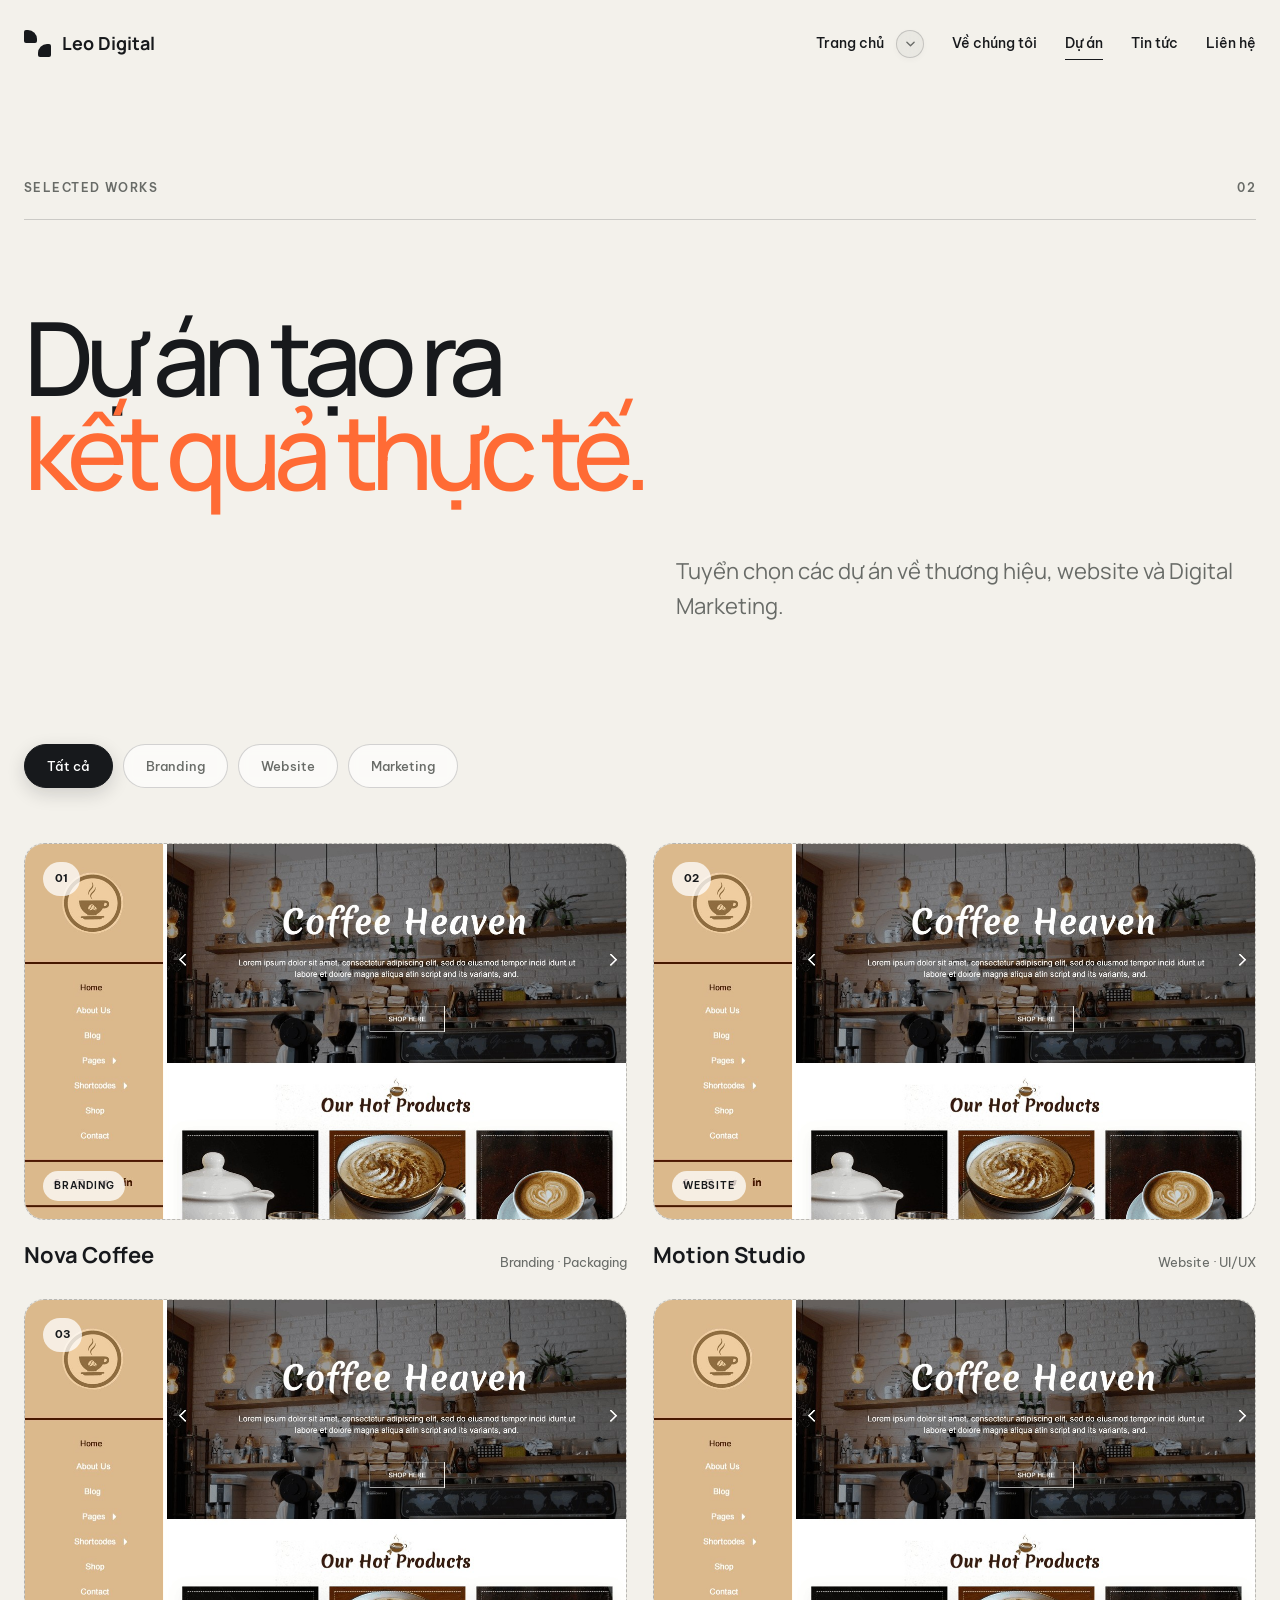
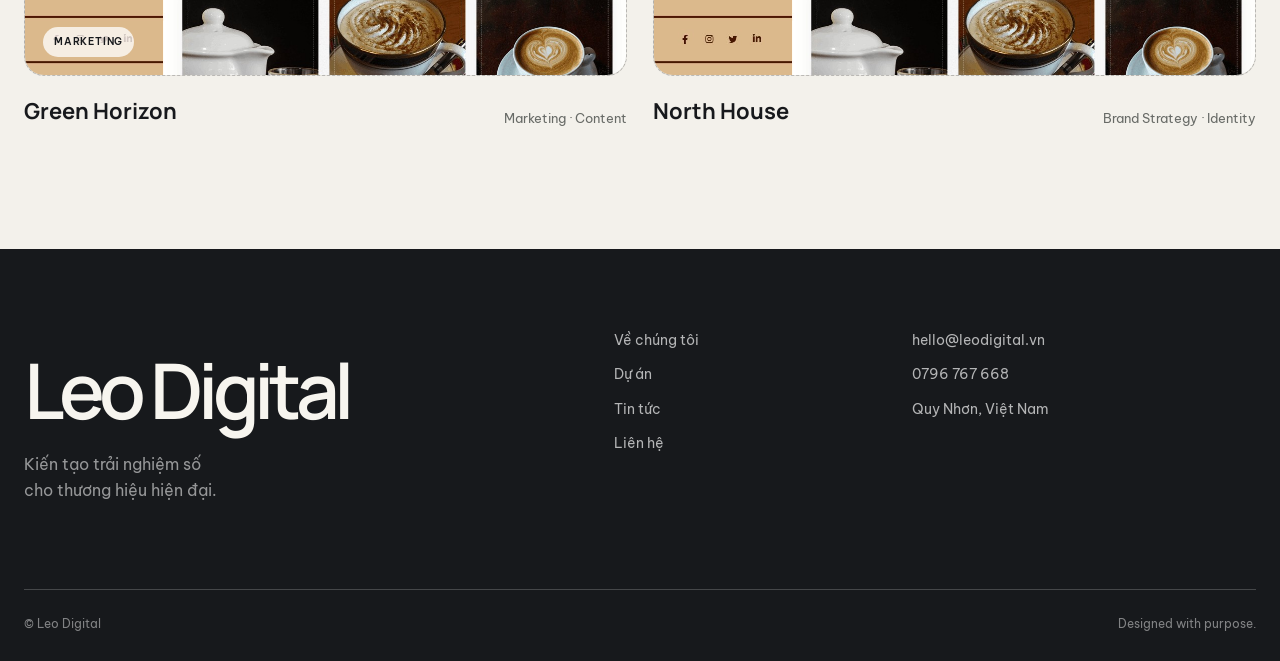
<file: Website/Website/projects.html>
<!doctype html>
<html lang="vi">
	<head>
		<meta charset="UTF-8" />

		<meta name="viewport" content="width=device-width, initial-scale=1.0" />

		<title>Dự án | Leo Digital</title>

		<link rel="preconnect" href="https://fonts.googleapis.com" />
		<link rel="preconnect" href="https://fonts.gstatic.com" crossorigin />

		<link
			href="https://fonts.googleapis.com/css2?family=Be+Vietnam+Pro:wght@400;500;600;700&family=Manrope:wght@400;500;600;700&display=swap"
			rel="stylesheet"
		/>

		<link rel="stylesheet" href="./css/style.css" />
		<link rel="stylesheet" href="./css/responsive.css" />

		<script src="./js/main.js" defer></script>
		<script src="./js/animation.js" defer></script>
		<script src="./js/smooth-scroll.js" defer></script>
	</head>

	<body>
		<header class="site-header" id="siteHeader">
			<div class="container header-inner">
				<a href="./index.html" class="brand">
					<span class="brand-mark">
						<span></span>
						<span></span>
					</span>

					<span>Leo Digital</span>
				</a>

				<nav class="desktop-nav" id="mainNavigation">
					<div class="nav-dropdown" id="homeDropdown">
						<a
							href="./index.html"
							class="nav-dropdown-button"
							id="homeDropdownButton"
						>
							Trang chủ
							<span class="dropdown-arrow">
								<svg width="10" height="6" viewBox="0 0 10 6" fill="none" xmlns="http://www.w3.org/2000/svg">
									<path d="M1 1L5 5L9 1" stroke="currentColor" stroke-width="1.5" stroke-linecap="round" stroke-linejoin="round"/>
								</svg>
							</span>
						</a>

						<div class="nav-dropdown-menu">
							<a href="./index.html#about">Giới thiệu</a>
							<a href="./index.html#services">Dịch vụ</a>
							<a href="./index.html#projects">Dự án</a>
							<a href="./index.html#pricing">Bảng giá</a>
						</div>
					</div>

					<a href="./about.html" class="nav-link"> Về chúng tôi </a>

					<a href="./projects.html" class="nav-link active">
						Dự án
					</a>

					<a href="./news.html" class="nav-link"> Tin tức </a>

					<a href="./contact.html" class="nav-link"> Liên hệ </a>
				</nav>

				<button type="button" class="menu-toggle" id="menuToggle">
					<span></span>
					<span></span>
				</button>
			</div>
		</header>

		<main class="inner-page">
			<section class="page-hero">
				<div class="container">
					<div class="page-hero-meta reveal">
						<span>Selected Works</span>
						<span>02</span>
					</div>

					<h1 class="page-title reveal">
						Dự án tạo ra
						<span>kết quả thực tế.</span>
					</h1>

					<p class="page-intro reveal">
						Tuyển chọn các dự án về thương hiệu, website và Digital
						Marketing.
					</p>
				</div>
			</section>

			<section class="section project-page-section">
				<div class="container">
					<div class="filter-bar reveal">
						<button
							type="button"
							class="filter-button active"
							data-filter="all"
						>
							Tất cả
						</button>

						<button
							type="button"
							class="filter-button"
							data-filter="branding"
						>
							Branding
						</button>

						<button
							type="button"
							class="filter-button"
							data-filter="website"
						>
							Website
						</button>

						<button
							type="button"
							class="filter-button"
							data-filter="marketing"
						>
							Marketing
						</button>
					</div>

					<div class="project-grid project-grid-large">
						<article
							class="project-card reveal filter-item"
							data-category="branding"
						>
							<div
								class="project-image project-image-placeholder"
							>
								<img
									src="./assets/images/projects/nova-coffee.jpg"
									alt="Dự án Nova Coffee"
								/>
								<span class="project-number">01</span>
								<span class="project-category">Branding</span>
								<span class="project-arrow">↗</span>
							</div>

							<div class="project-info">
								<h3>Nova Coffee</h3>
								<p>Branding · Packaging</p>
							</div>
						</article>

						<article
							class="project-card reveal filter-item"
							data-category="website"
						>
							<div
								class="project-image project-image-placeholder"
							>
								<img
									src="./assets/images/projects/nova-coffee.jpg"
									alt="Dự án Nova Coffee"
								/>

								<span class="project-number">02</span>
								<span class="project-category">Website</span>
								<span class="project-arrow">↗</span>
							</div>

							<div class="project-info">
								<h3>Motion Studio</h3>
								<p>Website · UI/UX</p>
							</div>
						</article>

						<article
							class="project-card reveal filter-item"
							data-category="marketing"
						>
							<div
								class="project-image project-image-placeholder"
							>
								<img
									src="./assets/images/projects/nova-coffee.jpg"
									alt="Dự án Nova Coffee"
								/>

								<span class="project-number">03</span>
								<span class="project-category">Marketing</span>
								<span class="project-arrow">↗</span>
							</div>

							<div class="project-info">
								<h3>Green Horizon</h3>
								<p>Marketing · Content</p>
							</div>
						</article>

						<article
							class="project-card reveal filter-item"
							data-category="branding"
						>
							<div
								class="project-image project-image-placeholder"
							>
								<img
									src="./assets/images/projects/nova-coffee.jpg"
									alt="Dự án Nova Coffee"
								/>
								<span>04</span>
								<strong>Identity</strong>
								<span class="project-arrow">↗</span>
							</div>

							<div class="project-info">
								<h3>North House</h3>
								<p>Brand Strategy · Identity</p>
							</div>
						</article>
					</div>
				</div>
			</section>
		</main>

		<footer class="site-footer">
			<div class="container">
				<div class="footer-main">
					<div>
						<a href="./index.html" class="footer-brand">
							Leo Digital
						</a>

						<p>
							Kiến tạo trải nghiệm số<br />
							cho thương hiệu hiện đại.
						</p>
					</div>

					<div class="footer-links">
						<a href="./about.html">Về chúng tôi</a>
						<a href="./projects.html">Dự án</a>
						<a href="./news.html">Tin tức</a>
						<a href="./contact.html">Liên hệ</a>
					</div>

					<div class="footer-contact">
						<a href="mailto:hello@leodigital.vn">
							hello@leodigital.vn
						</a>

						<a href="tel:0796767668"> 0796 767 668 </a>

						<span>Quy Nhơn, Việt Nam</span>
					</div>
				</div>

				<div class="footer-bottom">
					<span>
						© <span class="current-year"></span> Leo Digital
					</span>

					<span>Designed with purpose.</span>
				</div>
			</div>
		</footer>
	</body>
</html>
</file>
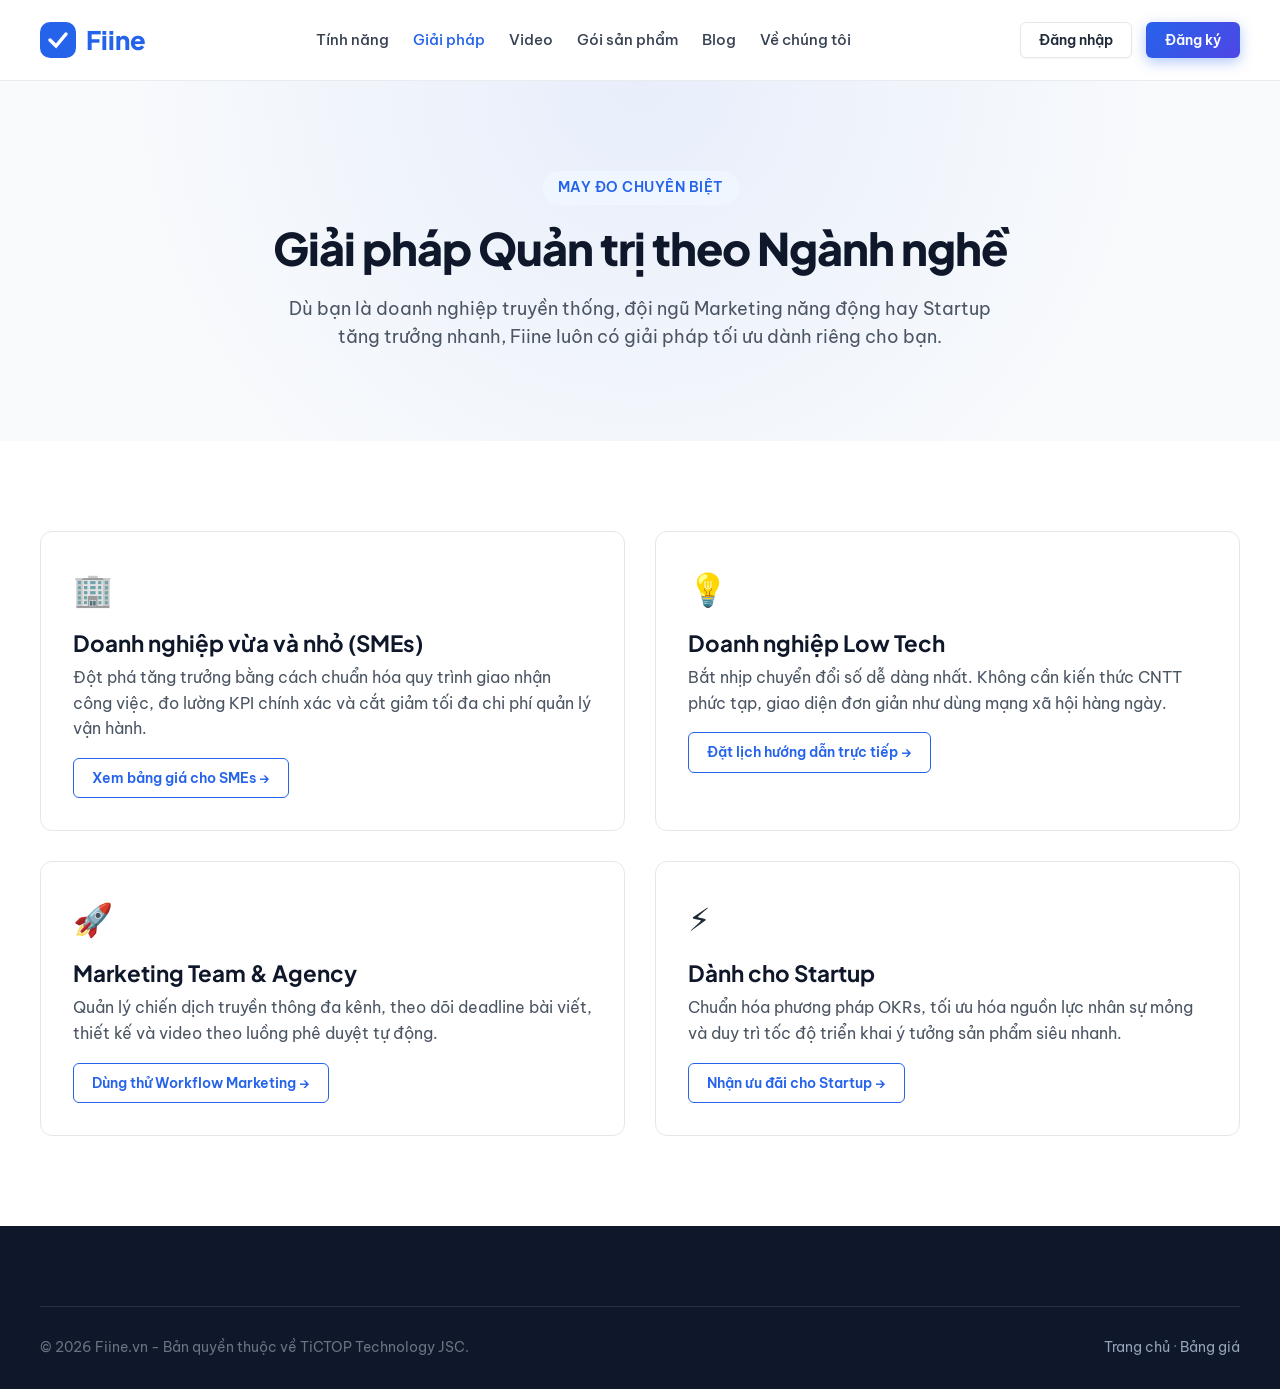
<file: Website/Website/solutions.html>
<!DOCTYPE html>
<html lang="vi">
<head>
  <meta charset="UTF-8">
  <meta name="viewport" content="width=device-width, initial-scale=1.0">
  <title>Giải pháp Quản trị theo Ngành nghề & Quy mô | Fiine</title>
  <meta name="description" content="Giải pháp quản lý công việc thiết kế riêng cho Doanh nghiệp SMEs, Low-Tech, Marketing Team, Agency, Creative và Startup." />
  
  <link rel="preconnect" href="https://fonts.googleapis.com">
  <link rel="preconnect" href="https://fonts.gstatic.com" crossorigin>
  <link href="https://fonts.googleapis.com/css2?family=Be+Vietnam+Pro:wght@400;500;600;700;800&family=Plus+Jakarta+Sans:wght@500;600;700;800&display=swap" rel="stylesheet">
  
  <link rel="stylesheet" href="./css/fiine.css">
  <script src="./js/main.js" defer></script>
</head>
<body>

  <!-- HEADER -->
  <header class="site-header" id="siteHeader">
    <div class="container header-inner">
      <a href="./index.html" class="brand-logo">
        <svg viewBox="0 0 36 36" fill="none" width="36" height="36" xmlns="http://www.w3.org/2000/svg">
          <rect width="36" height="36" rx="10" fill="#2563EB" />
          <path d="M10 18L16 24L26 12" stroke="white" stroke-width="3.5" stroke-linecap="round"/>
        </svg>
        <span>Fiine</span>
      </a>

      <nav class="main-nav">
        <ul class="nav-list">
          <li class="nav-item"><a href="./features.html" class="nav-link">Tính năng</a></li>
          <li class="nav-item"><a href="./solutions.html" class="nav-link active">Giải pháp</a></li>
          <li class="nav-item"><a href="./index.html#video-showcase" class="nav-link">Video</a></li>
          <li class="nav-item"><a href="./pricing.html" class="nav-link">Gói sản phẩm</a></li>
          <li class="nav-item"><a href="./news.html" class="nav-link">Blog</a></li>
          <li class="nav-item"><a href="./about.html" class="nav-link">Về chúng tôi</a></li>
        </ul>
      </nav>

      <div class="header-actions">
        <button class="btn btn-secondary btn-sm btn-open-login">Đăng nhập</button>
        <button class="btn btn-primary btn-sm btn-open-register">Đăng ký</button>
      </div>
    </div>
  </header>

  <!-- SOLUTIONS HERO -->
  <section class="section-padding" style="background: radial-gradient(circle at 50% 0%, rgba(37,99,235,0.08) 0%, rgba(248,250,252,0) 70%); text-align:center;">
    <div class="container">
      <div class="section-tag">May đo chuyên biệt</div>
      <h1 class="hero-title" style="font-size:2.8rem;">Giải pháp Quản trị theo Ngành nghề</h1>
      <p class="section-desc" style="max-width:720px; margin:0 auto;">
        Dù bạn là doanh nghiệp truyền thống, đội ngũ Marketing năng động hay Startup tăng trưởng nhanh, Fiine luôn có giải pháp tối ưu dành riêng cho bạn.
      </p>
    </div>
  </section>

  <!-- SOLUTIONS CARDS -->
  <section class="section-padding" style="background:#fff;">
    <div class="container">
      
      <div class="solutions-grid" style="grid-template-columns:repeat(2, 1fr); gap:30px;">
        
        <div class="solution-card" id="sme" style="padding:32px;">
          <div class="solution-icon">🏢</div>
          <h3 style="font-size:1.4rem;">Doanh nghiệp vừa và nhỏ (SMEs)</h3>
          <p style="font-size:1rem; margin-bottom:16px;">
            Đột phá tăng trưởng bằng cách chuẩn hóa quy trình giao nhận công việc, đo lường KPI chính xác và cắt giảm tối đa chi phí quản lý vận hành.
          </p>
          <a href="./pricing.html" class="btn btn-outline btn-sm">Xem bảng giá cho SMEs →</a>
        </div>

        <div class="solution-card" id="lowtech" style="padding:32px;">
          <div class="solution-icon">💡</div>
          <h3 style="font-size:1.4rem;">Doanh nghiệp Low Tech</h3>
          <p style="font-size:1rem; margin-bottom:16px;">
            Bắt nhịp chuyển đổi số dễ dàng nhất. Không cần kiến thức CNTT phức tạp, giao diện đơn giản như dùng mạng xã hội hàng ngày.
          </p>
          <a href="./contact.html" class="btn btn-outline btn-sm">Đặt lịch hướng dẫn trực tiếp →</a>
        </div>

        <div class="solution-card" id="marketing" style="padding:32px;">
          <div class="solution-icon">🚀</div>
          <h3 style="font-size:1.4rem;">Marketing Team & Agency</h3>
          <p style="font-size:1rem; margin-bottom:16px;">
            Quản lý chiến dịch truyền thông đa kênh, theo dõi deadline bài viết, thiết kế và video theo luồng phê duyệt tự động.
          </p>
          <a href="./app.html" class="btn btn-outline btn-sm">Dùng thử Workflow Marketing →</a>
        </div>

        <div class="solution-card" id="startup" style="padding:32px;">
          <div class="solution-icon">⚡</div>
          <h3 style="font-size:1.4rem;">Dành cho Startup</h3>
          <p style="font-size:1rem; margin-bottom:16px;">
            Chuẩn hóa phương pháp OKRs, tối ưu hóa nguồn lực nhân sự mỏng và duy trì tốc độ triển khai ý tưởng sản phẩm siêu nhanh.
          </p>
          <a href="./pricing.html" class="btn btn-outline btn-sm">Nhận ưu đãi cho Startup →</a>
        </div>

      </div>

    </div>
  </section>

  <!-- FOOTER -->
  <footer class="site-footer">
    <div class="container">
      <div class="footer-bottom">
        <div>© 2026 Fiine.vn - Bản quyền thuộc về TiCTOP Technology JSC.</div>
        <div><a href="./index.html" style="color:#94a3b8;">Trang chủ</a> · <a href="./pricing.html" style="color:#94a3b8;">Bảng giá</a></div>
      </div>
    </div>
  </footer>

</body>
</html>
</file>
<file: Website/Website/css/fiine.css>
/* ==========================================================================
   FIINE.VN - DESIGN SYSTEM & STYLESHEET
   Brand Theme: Electric Blue, Deep Indigo, Vibrant SaaS Aesthetics
   ========================================================================== */

@import url('https://fonts.googleapis.com/css2?family=Be+Vietnam+Pro:ital,wght@0,300;0,400;0,500;0,600;0,700;0,800;1,400&family=Plus+Jakarta+Sans:ital,wght@0,400;0,500;0,600;0,700;0,800;1,400&display=swap');

:root {
  /* Brand Colors */
  --primary: #2563eb;
  --primary-hover: #1d4ed8;
  --primary-light: #eff6ff;
  --primary-dark: #1e40af;
  --accent: #4f46e5;
  --accent-hover: #4338ca;
  --accent-light: #eef2ff;
  --secondary: #0ea5e9;
  
  /* Status & Accents */
  --success: #10b981;
  --success-bg: #ecfdf5;
  --warning: #f59e0b;
  --warning-bg: #fffbeb;
  --danger: #ef4444;
  --danger-bg: #fef2f2;
  --purple: #8b5cf6;
  --purple-bg: #f5f3ff;
  
  /* Neutral Tones */
  --dark: #0f172a;
  --slate: #1e293b;
  --gray-800: #1f2937;
  --gray-700: #374151;
  --gray-600: #4b5563;
  --gray-500: #6b7280;
  --gray-400: #9ca3af;
  --gray-300: #d1d5db;
  --gray-200: #e5e7eb;
  --gray-100: #f3f4f6;
  --gray-50: #f9fafb;
  --white: #ffffff;

  /* Typography */
  --font-main: 'Be Vietnam Pro', 'Plus Jakarta Sans', system-ui, -apple-system, sans-serif;
  --font-heading: 'Plus Jakarta Sans', 'Be Vietnam Pro', sans-serif;

  /* Shadows & Effects */
  --shadow-sm: 0 1px 2px 0 rgba(0, 0, 0, 0.05);
  --shadow-md: 0 4px 6px -1px rgba(0, 0, 0, 0.1), 0 2px 4px -1px rgba(0, 0, 0, 0.06);
  --shadow-lg: 0 10px 25px -5px rgba(37, 99, 235, 0.1), 0 8px 10px -6px rgba(0, 0, 0, 0.05);
  --shadow-xl: 0 20px 40px -15px rgba(37, 99, 235, 0.15);
  --shadow-glow: 0 0 30px rgba(37, 99, 235, 0.25);
  
  --radius-sm: 6px;
  --radius-md: 12px;
  --radius-lg: 18px;
  --radius-full: 9999px;
  
  --transition: all 0.25s cubic-bezier(0.4, 0, 0.2, 1);
}

/* Base Reset & Globals */
*, *::before, *::after {
  box-sizing: border-box;
  margin: 0;
  padding: 0;
}

html {
  scroll-behavior: smooth;
  font-size: 16px;
}

body {
  font-family: var(--font-main);
  color: var(--gray-800);
  background-color: #f8fafc;
  line-height: 1.6;
  overflow-x: hidden;
  -webkit-font-smoothing: antialiased;
}

a {
  color: inherit;
  text-decoration: none;
  transition: var(--transition);
}

ul {
  list-style: none;
}

img {
  max-width: 100%;
  height: auto;
  display: block;
}

button, input, select, textarea {
  font-family: inherit;
  font-size: inherit;
}

/* Layout Utilities */
.container {
  width: 100%;
  max-width: 1240px;
  margin: 0 auto;
  padding: 0 20px;
}

.section-padding {
  padding: 90px 0;
}

@media (max-width: 768px) {
  .section-padding {
    padding: 50px 0;
  }
}

/* Typography Helpers */
h1, h2, h3, h4, h5, h6 {
  font-family: var(--font-heading);
  color: var(--dark);
  font-weight: 700;
  line-height: 1.25;
}

.text-gradient {
  background: linear-gradient(135deg, var(--primary) 0%, var(--accent) 100%);
  -webkit-background-clip: text;
  -webkit-text-fill-color: transparent;
}

.text-center { text-align: center; }
.text-left { text-align: left; }
.text-right { text-align: right; }

.section-header {
  text-align: center;
  max-width: 760px;
  margin: 0 auto 50px auto;
}

.section-tag {
  display: inline-flex;
  align-items: center;
  gap: 6px;
  padding: 6px 16px;
  border-radius: var(--radius-full);
  background: var(--primary-light);
  color: var(--primary);
  font-size: 0.85rem;
  font-weight: 600;
  text-transform: uppercase;
  letter-spacing: 0.5px;
  margin-bottom: 16px;
}

.section-title {
  font-size: 2.25rem;
  margin-bottom: 16px;
  letter-spacing: -0.5px;
}

@media (max-width: 768px) {
  .section-title {
    font-size: 1.75rem;
  }
}

.section-desc {
  font-size: 1.1rem;
  color: var(--gray-600);
}

/* Buttons System */
.btn {
  display: inline-flex;
  align-items: center;
  justify-content: center;
  gap: 10px;
  padding: 12px 26px;
  font-weight: 600;
  font-size: 0.95rem;
  border-radius: var(--radius-md);
  border: 1px solid transparent;
  cursor: pointer;
  transition: var(--transition);
  white-space: nowrap;
}

.btn-primary {
  background: linear-gradient(135deg, var(--primary) 0%, var(--accent) 100%);
  color: var(--white);
  box-shadow: 0 4px 14px rgba(37, 99, 235, 0.35);
}

.btn-primary:hover {
  transform: translateY(-2px);
  box-shadow: 0 8px 22px rgba(37, 99, 235, 0.45);
  color: var(--white);
}

.btn-secondary {
  background: var(--white);
  color: var(--gray-800);
  border-color: var(--gray-200);
  box-shadow: var(--shadow-sm);
}

.btn-secondary:hover {
  background: var(--gray-50);
  border-color: var(--gray-300);
  color: var(--primary);
}

.btn-outline {
  background: transparent;
  color: var(--primary);
  border-color: var(--primary);
}

.btn-outline:hover {
  background: var(--primary-light);
}

.btn-dark {
  background: var(--dark);
  color: var(--white);
}

.btn-dark:hover {
  background: var(--slate);
  transform: translateY(-2px);
}

.btn-sm {
  padding: 8px 18px;
  font-size: 0.875rem;
  border-radius: var(--radius-sm);
}

.btn-lg {
  padding: 16px 36px;
  font-size: 1.05rem;
  border-radius: var(--radius-md);
}

/* Header & Navigation */
.site-header {
  position: sticky;
  top: 0;
  left: 0;
  width: 100%;
  z-index: 1000;
  background: rgba(255, 255, 255, 0.92);
  backdrop-filter: blur(12px);
  -webkit-backdrop-filter: blur(12px);
  border-bottom: 1px solid rgba(229, 231, 235, 0.8);
  transition: var(--transition);
}

.site-header.scrolled {
  box-shadow: 0 4px 20px rgba(0, 0, 0, 0.06);
}

.header-inner {
  display: flex;
  align-items: center;
  justify-content: space-between;
  height: 80px;
}

.brand-logo {
  display: flex;
  align-items: center;
  gap: 10px;
  font-family: var(--font-heading);
  font-weight: 800;
  font-size: 1.6rem;
  color: var(--primary);
}

.brand-logo svg {
  height: 36px;
  width: auto;
}

.main-nav {
  display: flex;
  align-items: center;
  gap: 30px;
}

.nav-list {
  display: flex;
  align-items: center;
  gap: 24px;
}

.nav-item {
  position: relative;
}

.nav-link {
  font-weight: 500;
  font-size: 0.95rem;
  color: var(--gray-700);
  padding: 26px 0;
  display: flex;
  align-items: center;
  gap: 6px;
}

.nav-link:hover, .nav-link.active {
  color: var(--primary);
}

.nav-link .arrow-icon {
  width: 12px;
  height: 12px;
  transition: var(--transition);
}

.nav-item:hover .nav-link .arrow-icon {
  transform: rotate(180deg);
}

/* Mega Menu Dropdowns */
.mega-menu {
  position: absolute;
  top: 100%;
  left: 50%;
  transform: translateX(-50%) translateY(10px);
  width: 820px;
  background: var(--white);
  border-radius: var(--radius-md);
  box-shadow: 0 20px 50px rgba(0, 0, 0, 0.12);
  border: 1px solid var(--gray-200);
  padding: 24px;
  opacity: 0;
  visibility: hidden;
  transition: all 0.25s ease-in-out;
  pointer-events: none;
  z-index: 1100;
}

.nav-item:hover .mega-menu {
  opacity: 1;
  visibility: visible;
  transform: translateX(-50%) translateY(0);
  pointer-events: auto;
}

.mega-grid {
  display: grid;
  grid-template-columns: repeat(2, 1fr);
  gap: 16px;
}

.mega-item {
  display: flex;
  align-items: flex-start;
  gap: 14px;
  padding: 12px;
  border-radius: var(--radius-md);
  transition: var(--transition);
}

.mega-item:hover {
  background: var(--primary-light);
}

.mega-icon {
  width: 44px;
  height: 44px;
  border-radius: 10px;
  background: rgba(37, 99, 235, 0.1);
  color: var(--primary);
  display: flex;
  align-items: center;
  justify-content: center;
  font-size: 1.25rem;
  flex-shrink: 0;
}

.mega-title {
  font-size: 0.95rem;
  font-weight: 600;
  color: var(--dark);
  margin-bottom: 2px;
  display: flex;
  align-items: center;
  gap: 6px;
}

.mega-title .badge {
  font-size: 0.7rem;
  padding: 2px 6px;
  border-radius: 4px;
  font-weight: 700;
}

.badge-new { background: #dbeafe; color: #1e40af; }
.badge-hot { background: #fee2e2; color: #991b1b; }

.mega-desc {
  font-size: 0.825rem;
  color: var(--gray-500);
  line-height: 1.4;
}

/* Header Actions */
.header-actions {
  display: flex;
  align-items: center;
  gap: 14px;
}

.lang-switch {
  display: flex;
  align-items: center;
  gap: 6px;
  padding: 6px 10px;
  border-radius: var(--radius-sm);
  border: 1px solid var(--gray-200);
  font-size: 0.85rem;
  font-weight: 600;
  cursor: pointer;
}

.mobile-toggle {
  display: none;
  background: none;
  border: none;
  font-size: 1.5rem;
  color: var(--dark);
  cursor: pointer;
}

@media (max-width: 1024px) {
  .main-nav {
    display: none;
  }
  .mobile-toggle {
    display: block;
  }
}

/* Hero Section */
.hero {
  position: relative;
  padding: 80px 0 100px 0;
  background: radial-gradient(circle at 50% 0%, rgba(37, 99, 235, 0.08) 0%, rgba(248, 250, 252, 0) 70%);
  overflow: hidden;
}

.hero-content {
  text-align: center;
  max-width: 880px;
  margin: 0 auto;
}

.hero-subtitle-badge {
  display: inline-flex;
  align-items: center;
  gap: 8px;
  padding: 8px 20px;
  background: rgba(37, 99, 235, 0.08);
  border: 1px solid rgba(37, 99, 235, 0.18);
  border-radius: var(--radius-full);
  color: var(--primary);
  font-weight: 600;
  font-size: 0.9rem;
  margin-bottom: 24px;
}

.hero-title {
  font-size: 3.2rem;
  font-weight: 800;
  letter-spacing: -1px;
  margin-bottom: 20px;
  line-height: 1.2;
}

@media (max-width: 768px) {
  .hero-title {
    font-size: 2.2rem;
  }
}

.animated-word-wrap {
  display: inline-block;
  color: var(--primary);
  position: relative;
  min-width: 220px;
}

.hero-description {
  font-size: 1.25rem;
  color: var(--gray-600);
  margin-bottom: 36px;
  line-height: 1.6;
}

.hero-btns {
  display: flex;
  align-items: center;
  justify-content: center;
  gap: 16px;
  margin-bottom: 30px;
  flex-wrap: wrap;
}

.app-rating-badge {
  display: flex;
  align-items: center;
  justify-content: center;
  gap: 12px;
  color: var(--gray-500);
  font-size: 0.875rem;
}

.stars {
  color: #f59e0b;
}

/* Hero Showcase Mockup */
.hero-mockup-wrapper {
  margin-top: 50px;
  position: relative;
  border-radius: var(--radius-lg);
  box-shadow: var(--shadow-xl);
  border: 1px solid rgba(229, 231, 235, 0.8);
  background: var(--white);
  padding: 12px;
  overflow: hidden;
}

.mockup-header-bar {
  display: flex;
  align-items: center;
  gap: 8px;
  padding: 8px 14px;
  background: var(--gray-100);
  border-radius: var(--radius-md) var(--radius-md) 0 0;
  border-bottom: 1px solid var(--gray-200);
}

.mockup-dot {
  width: 10px;
  height: 10px;
  border-radius: 50%;
}
.mockup-dot.red { background: #ef4444; }
.mockup-dot.yellow { background: #f59e0b; }
.mockup-dot.green { background: #10b981; }

.mockup-url {
  margin-left: 12px;
  font-size: 0.75rem;
  color: var(--gray-500);
  background: var(--white);
  padding: 3px 12px;
  border-radius: 4px;
  border: 1px solid var(--gray-200);
}

/* Social Proof / Client Logos */
.clients-section {
  padding: 35px 0;
  border-top: 1px solid var(--gray-200);
  border-bottom: 1px solid var(--gray-200);
  background: var(--white);
}

.clients-title {
  text-align: center;
  font-size: 0.85rem;
  font-weight: 700;
  color: var(--gray-400);
  text-transform: uppercase;
  letter-spacing: 1.5px;
  margin-bottom: 24px;
}

.logo-grid {
  display: flex;
  align-items: center;
  justify-content: space-around;
  flex-wrap: wrap;
  gap: 30px;
  opacity: 0.75;
  transition: var(--transition);
}

.logo-grid:hover {
  opacity: 1;
}

.logo-item {
  font-weight: 800;
  font-size: 1.35rem;
  color: var(--gray-600);
  letter-spacing: -0.5px;
  display: flex;
  align-items: center;
  gap: 6px;
}

/* Problem & Insight Section */
.insight-section {
  background: var(--white);
}

.insight-card-grid {
  display: grid;
  grid-template-columns: repeat(2, 1fr);
  gap: 30px;
}

@media (max-width: 768px) {
  .insight-card-grid {
    grid-template-columns: 1fr;
  }
}

.insight-card {
  padding: 36px;
  border-radius: var(--radius-lg);
  border: 1px solid var(--gray-200);
  background: var(--gray-50);
  position: relative;
}

.insight-card.problem {
  border-left: 5px solid var(--danger);
}

.insight-card.solution {
  border-left: 5px solid var(--success);
  background: #f0fdf4;
}

.insight-icon {
  font-size: 2rem;
  margin-bottom: 16px;
}

.insight-card h3 {
  font-size: 1.35rem;
  margin-bottom: 12px;
}

/* Feature Cards Grid (8 Core Features) */
.features-grid {
  display: grid;
  grid-template-columns: repeat(4, 1fr);
  gap: 24px;
}

@media (max-width: 1024px) {
  .features-grid {
    grid-template-columns: repeat(2, 1fr);
  }
}

@media (max-width: 640px) {
  .features-grid {
    grid-template-columns: 1fr;
  }
}

.feature-card {
  background: var(--white);
  border-radius: var(--radius-md);
  border: 1px solid var(--gray-200);
  padding: 28px 24px;
  transition: var(--transition);
  display: flex;
  flex-direction: column;
}

.feature-card:hover {
  transform: translateY(-6px);
  box-shadow: var(--shadow-lg);
  border-color: rgba(37, 99, 235, 0.3);
}

.feature-icon-box {
  width: 52px;
  height: 52px;
  border-radius: 12px;
  background: var(--primary-light);
  color: var(--primary);
  display: flex;
  align-items: center;
  justify-content: center;
  font-size: 1.5rem;
  margin-bottom: 20px;
}

.feature-card h3 {
  font-size: 1.15rem;
  margin-bottom: 10px;
}

.feature-card p {
  font-size: 0.925rem;
  color: var(--gray-600);
  flex-grow: 1;
  margin-bottom: 16px;
}

.feature-link {
  font-size: 0.875rem;
  font-weight: 600;
  color: var(--primary);
  display: flex;
  align-items: center;
  gap: 4px;
}

.feature-link:hover {
  gap: 8px;
}

/* Video Showcase Carousel */
.video-section {
  background: var(--dark);
  color: var(--white);
}

.video-section .section-title {
  color: var(--white);
}

.video-section .section-desc {
  color: var(--gray-400);
}

.video-grid {
  display: grid;
  grid-template-columns: repeat(3, 1fr);
  gap: 24px;
}

@media (max-width: 768px) {
  .video-grid {
    grid-template-columns: 1fr;
  }
}

.video-card {
  position: relative;
  border-radius: var(--radius-md);
  overflow: hidden;
  background: var(--slate);
  border: 1px solid rgba(255, 255, 255, 0.1);
  cursor: pointer;
}

.video-thumb {
  width: 100%;
  height: 220px;
  object-fit: cover;
  opacity: 0.8;
  transition: var(--transition);
}

.video-card:hover .video-thumb {
  opacity: 1;
  transform: scale(1.03);
}

.play-btn-overlay {
  position: absolute;
  top: 50%;
  left: 50%;
  transform: translate(-50%, -50%);
  width: 60px;
  height: 60px;
  border-radius: 50%;
  background: rgba(37, 99, 235, 0.9);
  color: var(--white);
  display: flex;
  align-items: center;
  justify-content: center;
  font-size: 1.25rem;
  box-shadow: 0 0 20px rgba(37, 99, 235, 0.6);
  transition: var(--transition);
}

.video-card:hover .play-btn-overlay {
  transform: translate(-50%, -50%) scale(1.1);
  background: var(--primary);
}

.video-info {
  padding: 16px;
  background: rgba(15, 23, 42, 0.9);
}

.video-info h4 {
  color: var(--white);
  font-size: 1rem;
  margin-bottom: 4px;
}

.video-info p {
  color: var(--gray-400);
  font-size: 0.85rem;
}

/* Dynamic Interactive App Demo Section (Web App Simulator) */
.app-demo-section {
  background: var(--white);
}

.app-window {
  background: #f1f5f9;
  border-radius: var(--radius-lg);
  border: 1px solid var(--gray-300);
  box-shadow: var(--shadow-xl);
  overflow: hidden;
}

.app-nav-tabs {
  display: flex;
  background: var(--white);
  border-bottom: 1px solid var(--gray-200);
  overflow-x: auto;
}

.app-tab-btn {
  padding: 16px 24px;
  font-weight: 600;
  font-size: 0.95rem;
  color: var(--gray-600);
  border: none;
  background: none;
  cursor: pointer;
  border-bottom: 3px solid transparent;
  display: flex;
  align-items: center;
  gap: 8px;
  white-space: nowrap;
  transition: var(--transition);
}

.app-tab-btn.active, .app-tab-btn:hover {
  color: var(--primary);
  border-bottom-color: var(--primary);
  background: var(--primary-light);
}

.app-content-panel {
  padding: 24px;
  min-height: 480px;
}

/* Kanban Board Component Inside Simulator */
.kanban-board {
  display: grid;
  grid-template-columns: repeat(3, 1fr);
  gap: 20px;
}

@media (max-width: 768px) {
  .kanban-board {
    grid-template-columns: 1fr;
  }
}

.kanban-col {
  background: var(--gray-100);
  border-radius: var(--radius-md);
  padding: 16px;
  display: flex;
  flex-direction: column;
}

.kanban-header {
  display: flex;
  align-items: center;
  justify-content: space-between;
  margin-bottom: 14px;
  font-weight: 700;
  font-size: 0.95rem;
  color: var(--gray-700);
}

.kanban-count {
  background: var(--white);
  padding: 2px 8px;
  border-radius: var(--radius-full);
  font-size: 0.8rem;
  color: var(--gray-600);
}

.kanban-cards-container {
  display: flex;
  flex-direction: column;
  gap: 12px;
  flex-grow: 1;
}

.task-card {
  background: var(--white);
  border-radius: var(--radius-sm);
  padding: 14px;
  box-shadow: var(--shadow-sm);
  border: 1px solid var(--gray-200);
  cursor: pointer;
  transition: var(--transition);
}

.task-card:hover {
  box-shadow: var(--shadow-md);
  border-color: var(--primary);
}

.task-tag {
  display: inline-block;
  font-size: 0.75rem;
  font-weight: 600;
  padding: 2px 8px;
  border-radius: 4px;
  margin-bottom: 8px;
}

.tag-blue { background: #dbeafe; color: #1e40af; }
.tag-green { background: #dcfce7; color: #15803d; }
.tag-orange { background: #ffedd5; color: #c2410c; }
.tag-purple { background: #f3e8ff; color: #6b21a8; }

.task-title {
  font-size: 0.925rem;
  font-weight: 600;
  color: var(--dark);
  margin-bottom: 10px;
}

.task-meta {
  display: flex;
  align-items: center;
  justify-content: space-between;
  font-size: 0.8rem;
  color: var(--gray-500);
}

.avatar-group {
  display: flex;
  align-items: center;
}

.avatar {
  width: 24px;
  height: 24px;
  border-radius: 50%;
  background: var(--primary);
  color: var(--white);
  display: flex;
  align-items: center;
  justify-content: center;
  font-size: 0.7rem;
  font-weight: 700;
  border: 2px solid var(--white);
}

.add-task-btn {
  margin-top: 12px;
  width: 100%;
  padding: 10px;
  background: transparent;
  border: 1px dashed var(--gray-300);
  border-radius: var(--radius-sm);
  color: var(--gray-600);
  font-weight: 600;
  font-size: 0.875rem;
  cursor: pointer;
  transition: var(--transition);
}

.add-task-btn:hover {
  background: var(--white);
  border-color: var(--primary);
  color: var(--primary);
}

/* Solutions Grid */
.solutions-grid {
  display: grid;
  grid-template-columns: repeat(4, 1fr);
  gap: 20px;
}

@media (max-width: 1024px) {
  .solutions-grid {
    grid-template-columns: repeat(2, 1fr);
  }
}

@media (max-width: 640px) {
  .solutions-grid {
    grid-template-columns: 1fr;
  }
}

.solution-card {
  background: var(--white);
  border-radius: var(--radius-md);
  border: 1px solid var(--gray-200);
  padding: 24px;
  transition: var(--transition);
}

.solution-card:hover {
  border-color: var(--primary);
  box-shadow: var(--shadow-md);
  transform: translateY(-4px);
}

.solution-icon {
  font-size: 2rem;
  margin-bottom: 14px;
}

.solution-card h3 {
  font-size: 1.1rem;
  margin-bottom: 8px;
}

.solution-card p {
  font-size: 0.875rem;
  color: var(--gray-600);
}

/* Pricing Section & Interactive Calculator */
.pricing-section {
  background: var(--gray-50);
}

.pricing-controls {
  display: flex;
  flex-direction: column;
  align-items: center;
  gap: 20px;
  margin-bottom: 40px;
}

.billing-toggle {
  display: flex;
  align-items: center;
  gap: 12px;
  background: var(--white);
  padding: 6px;
  border-radius: var(--radius-full);
  border: 1px solid var(--gray-200);
  box-shadow: var(--shadow-sm);
}

.toggle-option {
  padding: 8px 20px;
  border-radius: var(--radius-full);
  font-weight: 600;
  font-size: 0.9rem;
  color: var(--gray-600);
  cursor: pointer;
  transition: var(--transition);
}

.toggle-option.active {
  background: var(--primary);
  color: var(--white);
}

.discount-badge {
  background: #fef3c7;
  color: #92400e;
  font-size: 0.75rem;
  font-weight: 700;
  padding: 2px 8px;
  border-radius: var(--radius-full);
}

/* Slider User Count */
.user-slider-box {
  background: var(--white);
  padding: 20px 30px;
  border-radius: var(--radius-md);
  border: 1px solid var(--gray-200);
  box-shadow: var(--shadow-sm);
  width: 100%;
  max-width: 600px;
  text-align: center;
}

.slider-label {
  font-weight: 600;
  color: var(--gray-700);
  margin-bottom: 12px;
  display: block;
}

.slider-label span {
  color: var(--primary);
  font-weight: 800;
  font-size: 1.2rem;
}

.range-slider {
  width: 100%;
  height: 8px;
  border-radius: 4px;
  background: var(--gray-200);
  outline: none;
  cursor: pointer;
  accent-color: var(--primary);
}

.pricing-cards-grid {
  display: grid;
  grid-template-columns: repeat(4, 1fr);
  gap: 24px;
}

@media (max-width: 1024px) {
  .pricing-cards-grid {
    grid-template-columns: repeat(2, 1fr);
  }
}

@media (max-width: 640px) {
  .pricing-cards-grid {
    grid-template-columns: 1fr;
  }
}

.pricing-card {
  background: var(--white);
  border-radius: var(--radius-lg);
  border: 1px solid var(--gray-200);
  padding: 32px 24px;
  display: flex;
  flex-direction: column;
  position: relative;
  transition: var(--transition);
}

.pricing-card.popular {
  border-color: var(--primary);
  box-shadow: var(--shadow-xl);
  transform: scale(1.04);
  z-index: 2;
}

.popular-badge {
  position: absolute;
  top: -14px;
  left: 50%;
  transform: translateX(-50%);
  background: linear-gradient(135deg, var(--primary) 0%, var(--accent) 100%);
  color: var(--white);
  padding: 4px 16px;
  border-radius: var(--radius-full);
  font-size: 0.75rem;
  font-weight: 700;
  text-transform: uppercase;
  letter-spacing: 0.5px;
}

.plan-name {
  font-size: 1.35rem;
  font-weight: 700;
  margin-bottom: 8px;
}

.plan-desc {
  font-size: 0.875rem;
  color: var(--gray-500);
  margin-bottom: 24px;
  min-height: 40px;
}

.plan-price-box {
  margin-bottom: 24px;
}

.plan-price {
  font-size: 2.25rem;
  font-weight: 800;
  color: var(--dark);
}

.plan-period {
  font-size: 0.85rem;
  color: var(--gray-500);
}

.plan-features {
  margin-bottom: 30px;
  flex-grow: 1;
}

.plan-features li {
  display: flex;
  align-items: center;
  gap: 10px;
  font-size: 0.9rem;
  color: var(--gray-700);
  margin-bottom: 12px;
}

.check-icon {
  color: var(--success);
  font-size: 1rem;
}

/* Testimonials Carousel */
.testimonials-section {
  background: var(--white);
}

.testimonial-grid {
  display: grid;
  grid-template-columns: repeat(3, 1fr);
  gap: 24px;
}

@media (max-width: 768px) {
  .testimonial-grid {
    grid-template-columns: 1fr;
  }
}

.testimonial-card {
  background: var(--gray-50);
  border-radius: var(--radius-md);
  padding: 28px;
  border: 1px solid var(--gray-200);
}

.testimonial-quote {
  font-size: 0.975rem;
  color: var(--gray-700);
  font-style: italic;
  margin-bottom: 20px;
  line-height: 1.6;
}

.testimonial-author {
  display: flex;
  align-items: center;
  gap: 12px;
}

.author-avatar {
  width: 44px;
  height: 44px;
  border-radius: 50%;
  object-fit: cover;
  background: var(--primary-light);
}

.author-name {
  font-weight: 700;
  font-size: 0.95rem;
  color: var(--dark);
}

.author-role {
  font-size: 0.8rem;
  color: var(--gray-500);
}

/* FAQ Accordion */
.faq-section {
  background: var(--gray-50);
}

.faq-container {
  max-width: 800px;
  margin: 0 auto;
}

.faq-item {
  background: var(--white);
  border-radius: var(--radius-md);
  border: 1px solid var(--gray-200);
  margin-bottom: 16px;
  overflow: hidden;
  transition: var(--transition);
}

.faq-question {
  padding: 20px 24px;
  font-weight: 700;
  font-size: 1.05rem;
  color: var(--dark);
  display: flex;
  align-items: center;
  justify-content: space-between;
  cursor: pointer;
}

.faq-toggle-icon {
  font-size: 1.25rem;
  transition: var(--transition);
}

.faq-item.active .faq-toggle-icon {
  transform: rotate(45deg);
  color: var(--primary);
}

.faq-answer {
  padding: 0 24px 20px 24px;
  color: var(--gray-600);
  font-size: 0.95rem;
  display: none;
  line-height: 1.6;
}

.faq-item.active .faq-answer {
  display: block;
}

/* Footer Section */
.site-footer {
  background: var(--dark);
  color: var(--gray-300);
  padding: 80px 0 30px 0;
}

.footer-grid {
  display: grid;
  grid-template-columns: 2fr repeat(3, 1fr);
  gap: 40px;
  margin-bottom: 60px;
}

@media (max-width: 768px) {
  .footer-grid {
    grid-template-columns: 1fr;
  }
}

.footer-brand p {
  color: var(--gray-400);
  font-size: 0.925rem;
  margin: 16px 0 24px 0;
  max-width: 320px;
}

.social-links {
  display: flex;
  gap: 12px;
}

.social-icon {
  width: 38px;
  height: 38px;
  border-radius: 50%;
  background: rgba(255, 255, 255, 0.08);
  color: var(--white);
  display: flex;
  align-items: center;
  justify-content: center;
  transition: var(--transition);
}

.social-icon:hover {
  background: var(--primary);
  transform: translateY(-2px);
}

.footer-col h4 {
  color: var(--white);
  font-size: 1rem;
  margin-bottom: 20px;
}

.footer-links li {
  margin-bottom: 12px;
}

.footer-links a {
  color: var(--gray-400);
  font-size: 0.9rem;
}

.footer-links a:hover {
  color: var(--white);
  padding-left: 4px;
}

.footer-bottom {
  border-top: 1px solid rgba(255, 255, 255, 0.1);
  padding-top: 30px;
  display: flex;
  align-items: center;
  justify-content: space-between;
  font-size: 0.85rem;
  color: var(--gray-500);
}

@media (max-width: 640px) {
  .footer-bottom {
    flex-direction: column;
    gap: 12px;
    text-align: center;
  }
}

/* Modal Popup System */
.modal-overlay {
  position: fixed;
  top: 0;
  left: 0;
  width: 100%;
  height: 100%;
  background: rgba(15, 23, 42, 0.7);
  backdrop-filter: blur(6px);
  display: flex;
  align-items: center;
  justify-content: center;
  z-index: 2000;
  opacity: 0;
  visibility: hidden;
  transition: var(--transition);
}

.modal-overlay.active {
  opacity: 1;
  visibility: visible;
}

.modal-box {
  background: var(--white);
  border-radius: var(--radius-lg);
  width: 90%;
  max-width: 540px;
  padding: 36px;
  position: relative;
  box-shadow: var(--shadow-xl);
  transform: translateY(20px);
  transition: var(--transition);
}

.modal-overlay.active .modal-box {
  transform: translateY(0);
}

.modal-close {
  position: absolute;
  top: 18px;
  right: 18px;
  background: var(--gray-100);
  border: none;
  width: 32px;
  height: 32px;
  border-radius: 50%;
  font-size: 1.2rem;
  cursor: pointer;
  display: flex;
  align-items: center;
  justify-content: center;
  color: var(--gray-600);
}

.modal-title {
  font-size: 1.5rem;
  margin-bottom: 8px;
}

.form-group {
  margin-bottom: 20px;
  text-align: left;
}

.form-label {
  display: block;
  font-weight: 600;
  font-size: 0.875rem;
  color: var(--gray-700);
  margin-bottom: 6px;
}

.form-input, .form-select, .form-textarea {
  width: 100%;
  padding: 12px 16px;
  border-radius: var(--radius-md);
  border: 1px solid var(--gray-300);
  font-size: 0.95rem;
  outline: none;
  transition: var(--transition);
}

.form-input:focus, .form-select:focus, .form-textarea:focus {
  border-color: var(--primary);
  box-shadow: 0 0 0 3px rgba(37, 99, 235, 0.15);
}

/* Standalone App Simulator CSS (For app.html) */
.app-container {
  display: flex;
  height: 100vh;
  overflow: hidden;
  background: #f8fafc;
}

.app-sidebar {
  width: 270px;
  background: var(--dark);
  color: var(--white);
  display: flex;
  flex-direction: column;
  flex-shrink: 0;
}

.app-sidebar-logo {
  padding: 24px;
  font-size: 1.4rem;
  font-weight: 800;
  color: var(--white);
  display: flex;
  align-items: center;
  gap: 10px;
  border-bottom: 1px solid rgba(255, 255, 255, 0.1);
}

.app-sidebar-menu {
  padding: 20px 12px;
  flex-grow: 1;
  overflow-y: auto;
}

.app-menu-item {
  display: flex;
  align-items: center;
  gap: 12px;
  padding: 12px 16px;
  border-radius: var(--radius-md);
  color: var(--gray-400);
  font-weight: 600;
  font-size: 0.925rem;
  margin-bottom: 4px;
  cursor: pointer;
  transition: var(--transition);
}

.app-menu-item:hover, .app-menu-item.active {
  background: var(--primary);
  color: var(--white);
}

.app-main {
  flex-grow: 1;
  display: flex;
  flex-direction: column;
  overflow: hidden;
}

.app-topbar {
  height: 64px;
  background: var(--white);
  border-bottom: 1px solid var(--gray-200);
  display: flex;
  align-items: center;
  justify-content: space-between;
  padding: 0 24px;
}

.app-content {
  padding: 24px;
  flex-grow: 1;
  overflow-y: auto;
}

/* Document Storage Vault Component */
.storage-grid {
  display: grid;
  grid-template-columns: repeat(4, 1fr);
  gap: 20px;
}

@media (max-width: 1024px) {
  .storage-grid {
    grid-template-columns: repeat(2, 1fr);
  }
}

.file-card {
  background: var(--white);
  border-radius: var(--radius-md);
  border: 1px solid var(--gray-200);
  padding: 16px;
  display: flex;
  align-items: center;
  gap: 14px;
  transition: var(--transition);
  cursor: pointer;
}

.file-card:hover {
  border-color: var(--primary);
  box-shadow: var(--shadow-md);
}

.file-icon {
  font-size: 2rem;
}

.file-name {
  font-weight: 600;
  font-size: 0.9rem;
  color: var(--dark);
  white-space: nowrap;
  overflow: hidden;
  text-overflow: ellipsis;
}

.file-meta {
  font-size: 0.775rem;
  color: var(--gray-500);
}

/* Workflow Automation Nodes */
.automation-card {
  background: var(--white);
  border-radius: var(--radius-md);
  border: 1px solid var(--gray-200);
  padding: 20px;
  margin-bottom: 16px;
  display: flex;
  align-items: center;
  justify-content: space-between;
}

.automation-flow {
  display: flex;
  align-items: center;
  gap: 12px;
  font-weight: 600;
}

.flow-node {
  background: var(--gray-100);
  padding: 8px 14px;
  border-radius: var(--radius-sm);
  border: 1px solid var(--gray-300);
  font-size: 0.875rem;
}

.flow-arrow {
  color: var(--primary);
  font-size: 1.2rem;
}

/* Notification Badge & Popup */
.noti-btn {
  position: relative;
  background: var(--gray-100);
  border: none;
  width: 40px;
  height: 40px;
  border-radius: 50%;
  cursor: pointer;
  display: flex;
  align-items: center;
  justify-content: center;
  font-size: 1.1rem;
}

.noti-badge {
  position: absolute;
  top: 2px;
  right: 2px;
  background: var(--danger);
  color: var(--white);
  font-size: 0.7rem;
  font-weight: 800;
  width: 18px;
  height: 18px;
  border-radius: 50%;
  display: flex;
  align-items: center;
  justify-content: center;
}

/* ==========================================================================
   FIINE TASKS/MY-TASKS EXACT REPLICA DESIGN SYSTEM & STYLES (SCREENSHOT 1 & 2)
   ========================================================================== */

/* Work Timer Capsule Button */
.btn-work-timer {
  background: #0d9488;
  color: #ffffff;
  border: none;
  padding: 8px 18px;
  border-radius: 20px;
  font-weight: 700;
  font-size: 0.9rem;
  display: flex;
  align-items: center;
  gap: 8px;
  cursor: pointer;
  box-shadow: 0 4px 12px rgba(13, 148, 136, 0.25);
  transition: all 0.25s ease;
}

.btn-work-timer:hover {
  background: #0f766e;
  transform: translateY(-1px);
}

.btn-work-timer.active {
  background: #15803d;
  animation: pulseGreen 2s infinite;
}

@keyframes pulseGreen {
  0% { box-shadow: 0 0 0 0 rgba(21, 128, 61, 0.5); }
  70% { box-shadow: 0 0 0 10px rgba(21, 128, 61, 0); }
  100% { box-shadow: 0 0 0 0 rgba(21, 128, 61, 0); }
}

/* Upgrade Banner */
.upgrade-banner {
  background: #fffbebf5;
  color: #d97706;
  padding: 8px 16px;
  text-align: center;
  font-size: 0.875rem;
  font-weight: 500;
  border-bottom: 1px solid #fef3c7;
  display: flex;
  justify-content: center;
  align-items: center;
  gap: 12px;
}

.upgrade-banner-close {
  cursor: pointer;
  font-size: 1rem;
  opacity: 0.7;
}

.upgrade-banner-close:hover {
  opacity: 1;
}

/* Project Sub-header */
.project-bar {
  background: #ffffff;
  border-bottom: 1px solid #e2e8f0;
  padding: 12px 24px;
  display: flex;
  justify-content: space-between;
  align-items: center;
  flex-wrap: wrap;
  gap: 12px;
}

.project-info {
  display: flex;
  align-items: center;
  gap: 14px;
}

.project-title {
  font-size: 1.1rem;
  font-weight: 700;
  color: #0f172a;
  display: flex;
  align-items: center;
  gap: 8px;
}

.project-nav-tabs {
  display: flex;
  align-items: center;
  gap: 20px;
  margin-left: 20px;
}

.project-tab {
  font-size: 0.9rem;
  font-weight: 600;
  color: #64748b;
  padding: 6px 4px;
  cursor: pointer;
  position: relative;
  display: flex;
  align-items: center;
  gap: 6px;
}

.project-tab.active {
  color: #0d9488;
}

.project-tab.active::after {
  content: '';
  position: absolute;
  bottom: -13px;
  left: 0;
  right: 0;
  height: 3px;
  background: #0d9488;
  border-radius: 2px;
}

.tab-badge {
  background: #0d9488;
  color: #fff;
  font-size: 0.725rem;
  padding: 1px 6px;
  border-radius: 10px;
  font-weight: 700;
}

/* View Switcher & Toolbar */
.toolbar-bar {
  background: #f8fafc;
  padding: 10px 24px;
  border-bottom: 1px solid #e2e8f0;
  display: flex;
  justify-content: space-between;
  align-items: center;
  flex-wrap: wrap;
  gap: 12px;
}

.view-mode-group {
  display: flex;
  align-items: center;
  gap: 4px;
  background: #ffffff;
  padding: 3px;
  border-radius: 8px;
  border: 1px solid #e2e8f0;
}

.view-mode-btn {
  border: none;
  background: transparent;
  padding: 6px 10px;
  border-radius: 6px;
  cursor: pointer;
  color: #64748b;
  font-size: 0.9rem;
  transition: all 0.2s;
}

.view-mode-btn.active, .view-mode-btn:hover {
  background: #f1f5f9;
  color: #0d9488;
}

/* Quick Filter Pills */
.filter-pills-group {
  display: flex;
  align-items: center;
  gap: 8px;
  overflow-x: auto;
}

.filter-pill {
  padding: 5px 12px;
  border-radius: 16px;
  font-size: 0.85rem;
  font-weight: 600;
  background: #ffffff;
  color: #475569;
  border: 1px solid #e2e8f0;
  cursor: pointer;
  display: flex;
  align-items: center;
  gap: 6px;
  transition: all 0.2s;
  white-space: nowrap;
}

.filter-pill.active {
  background: #e0f2fe;
  color: #0284c7;
  border-color: #bae6fd;
}

.filter-pill.danger {
  background: #ffe4e6;
  color: #e11d48;
  border-color: #fecdd3;
}

.filter-pill.success {
  background: #f0fdf4;
  color: #16a34a;
  border-color: #bbf7d0;
}

/* Table Component (Screenshot 1) */
.fiine-table-container {
  background: #ffffff;
  border-radius: 8px;
  overflow-x: auto;
  border: 1px solid #e2e8f0;
}

.fiine-table {
  width: 100%;
  border-collapse: collapse;
  text-align: left;
  font-size: 0.875rem;
}

.fiine-table th {
  background: #f8fafc;
  color: #475569;
  font-weight: 700;
  padding: 12px 14px;
  border-bottom: 1px solid #e2e8f0;
  white-space: nowrap;
  user-select: none;
}

.fiine-table td {
  padding: 12px 14px;
  border-bottom: 1px solid #f1f5f9;
  color: #1e293b;
  vertical-align: middle;
}

.fiine-table tr:hover {
  background: #f8fafc;
}

/* Status Badges */
.status-pill {
  display: inline-flex;
  align-items: center;
  gap: 6px;
  padding: 4px 10px;
  border-radius: 12px;
  font-size: 0.8rem;
  font-weight: 600;
  cursor: pointer;
}

.status-pill.in-progress {
  background: #ffe4e6;
  color: #db2777;
}

.status-pill.todo {
  background: #e0f2fe;
  color: #0284c7;
}

.status-pill.done {
  background: #dcfce7;
  color: #15803d;
}

/* Priority Icons */
.prio-icon-urgent-important {
  color: #ef4444;
  font-weight: 800;
  font-size: 1.1rem;
}

.prio-icon-urgent {
  color: #0284c7;
  font-weight: 800;
  font-size: 1.1rem;
}

.prio-icon-important {
  display: inline-block;
  width: 12px;
  height: 12px;
  background: #ef4444;
  border-radius: 2px;
}

.prio-icon-chill {
  display: inline-block;
  width: 12px;
  height: 12px;
  background: #0d9488;
  border-radius: 50%;
}

/* Toggle Switches */
.switch {
  position: relative;
  display: inline-block;
  width: 36px;
  height: 20px;
}

.switch input {
  opacity: 0;
  width: 0;
  height: 0;
}

.slider {
  position: absolute;
  cursor: pointer;
  top: 0; left: 0; right: 0; bottom: 0;
  background-color: #cbd5e1;
  transition: .2s;
  border-radius: 20px;
}

.slider:before {
  position: absolute;
  content: "";
  height: 14px;
  width: 14px;
  left: 3px;
  bottom: 3px;
  background-color: white;
  transition: .2s;
  border-radius: 50%;
}

input:checked + .slider {
  background-color: #0d9488;
}

input:checked + .slider:before {
  transform: translateX(16px);
}

/* Right Floating Add Task Button */
.floating-add-task-btn {
  position: fixed;
  right: 0;
  top: 45%;
  transform: translateY(-50%);
  background: #eab308;
  color: #0f172a;
  font-weight: 700;
  font-size: 0.875rem;
  padding: 12px 10px;
  border-top-left-radius: 8px;
  border-bottom-left-radius: 8px;
  writing-mode: vertical-rl;
  text-orientation: mixed;
  cursor: pointer;
  box-shadow: -4px 0 16px rgba(0, 0, 0, 0.15);
  z-index: 990;
  display: flex;
  align-items: center;
  gap: 6px;
  transition: all 0.2s;
}

.floating-add-task-btn:hover {
  background: #ca8a04;
  padding-right: 14px;
}

/* Modal Matching Screenshot 2 */
.task-modal-overlay {
  position: fixed;
  top: 0; left: 0; width: 100vw; height: 100vh;
  background: rgba(15, 23, 42, 0.5);
  backdrop-filter: blur(3px);
  z-index: 1000;
  display: none;
  align-items: center;
  justify-content: center;
  padding: 16px;
}

.task-modal-overlay.active {
  display: flex;
}

.task-modal-box {
  background: #ffffff;
  border-radius: 14px;
  width: 100%;
  max-width: 680px;
  max-height: 90vh;
  overflow-y: auto;
  box-shadow: 0 25px 50px -12px rgba(0, 0, 0, 0.25);
  padding: 24px;
  position: relative;
  animation: modalSlideUp 0.3s ease-out;
}

@keyframes modalSlideUp {
  from { opacity: 0; transform: translateY(20px); }
  to { opacity: 1; transform: translateY(0); }
}

.modal-task-code {
  font-size: 1rem;
  font-weight: 700;
  color: #64748b;
  margin-bottom: 12px;
}

.status-radio-group {
  display: flex;
  align-items: center;
  gap: 12px;
  margin-bottom: 20px;
  flex-wrap: wrap;
}

.status-radio-pill {
  padding: 6px 14px;
  border-radius: 20px;
  border: 1px solid #cbd5e1;
  font-size: 0.875rem;
  font-weight: 600;
  cursor: pointer;
  display: flex;
  align-items: center;
  gap: 6px;
}

.status-radio-pill.active-todo {
  background: #2563eb;
  color: #ffffff;
  border-color: #2563eb;
}

.status-radio-pill.active-progress {
  background: #db2777;
  color: #ffffff;
  border-color: #db2777;
}

.status-radio-pill.active-done {
  background: #16a34a;
  color: #ffffff;
  border-color: #16a34a;
}

.task-title-input-box {
  width: 100%;
  border: 1.5px solid #0d9488;
  border-radius: 10px;
  padding: 12px 14px;
  font-size: 1.1rem;
  font-weight: 600;
  outline: none;
  transition: all 0.2s;
}

.task-title-input-box:focus {
  box-shadow: 0 0 0 3px rgba(13, 148, 136, 0.2);
}

.char-counter {
  text-align: right;
  font-size: 0.775rem;
  color: #94a3b8;
  margin-top: 4px;
  margin-bottom: 16px;
}

.modal-row {
  display: flex;
  align-items: center;
  margin-bottom: 16px;
  gap: 16px;
}

.modal-label {
  width: 110px;
  font-size: 0.875rem;
  font-weight: 600;
  color: #475569;
  flex-shrink: 0;
}

.priority-options-group {
  display: flex;
  align-items: center;
  gap: 8px;
  flex-wrap: wrap;
}

.prio-pill {
  padding: 6px 12px;
  border-radius: 18px;
  border: 1px solid #e2e8f0;
  background: #ffffff;
  font-size: 0.825rem;
  font-weight: 600;
  color: #334155;
  cursor: pointer;
  display: flex;
  align-items: center;
  gap: 6px;
}

.prio-pill.selected {
  background: #0d9488;
  color: #ffffff;
  border-color: #0d9488;
}

.due-pill-group {
  display: flex;
  align-items: center;
  gap: 8px;
  flex-wrap: wrap;
}

.due-pill {
  padding: 5px 12px;
  border-radius: 16px;
  border: 1px solid #e2e8f0;
  background: #ffffff;
  font-size: 0.825rem;
  font-weight: 600;
  color: #475569;
  cursor: pointer;
}

.due-pill.selected {
  background: #0d9488;
  color: #ffffff;
  border-color: #0d9488;
}

.attachment-actions-bar {
  display: flex;
  align-items: center;
  gap: 12px;
  margin-top: 8px;
}

.attach-btn-icon {
  width: 36px;
  height: 36px;
  border-radius: 8px;
  background: #f1f5f9;
  border: 1px solid #e2e8f0;
  display: flex;
  align-items: center;
  justify-content: center;
  font-size: 1.1rem;
  cursor: pointer;
  transition: all 0.2s;
}

.attach-btn-icon:hover {
  background: #e2e8f0;
  transform: scale(1.05);
}

.modal-footer-actions {
  display: flex;
  justify-content: space-between;
  align-items: center;
  margin-top: 24px;
  padding-top: 16px;
  border-top: 1px solid #f1f5f9;
}

.btn-primary-fiine {
  background: #0d9488;
  color: #ffffff;
  border: none;
  padding: 10px 20px;
  border-radius: 8px;
  font-weight: 700;
  cursor: pointer;
  display: flex;
  align-items: center;
  gap: 8px;
}

.btn-primary-fiine:hover {
  background: #0f766e;
}

/* Voice Recorder Modal Simulation */
.voice-visualizer {
  height: 40px;
  background: #0f172a;
  border-radius: 8px;
  display: flex;
  align-items: center;
  justify-content: center;
  gap: 4px;
  padding: 0 16px;
  margin: 12px 0;
}

.v-bar {
  width: 4px;
  height: 10px;
  background: #0d9488;
  border-radius: 2px;
  animation: wave 1s infinite ease-in-out;
}

.v-bar:nth-child(2) { animation-delay: 0.1s; }
.v-bar:nth-child(3) { animation-delay: 0.2s; }
.v-bar:nth-child(4) { animation-delay: 0.3s; }
.v-bar:nth-child(5) { animation-delay: 0.4s; }

@keyframes wave {
  0%, 100% { height: 8px; }
  50% { height: 32px; }
}

/* Calendar Grid */
.calendar-grid {
  display: grid;
  grid-template-columns: repeat(7, 1fr);
  gap: 8px;
  margin-top: 16px;
}

.calendar-day-header {
  text-align: center;
  font-weight: 700;
  color: #64748b;
  padding: 8px;
  font-size: 0.85rem;
}

.calendar-day-cell {
  background: #ffffff;
  border: 1px solid #e2e8f0;
  border-radius: 8px;
  min-height: 90px;
  padding: 6px;
  font-size: 0.8rem;
}

.calendar-day-cell.today {
  border-color: #0d9488;
  background: #f0fdf4;
}

.calendar-event-chip {
  background: #e0f2fe;
  color: #0369a1;
  padding: 2px 6px;
  border-radius: 4px;
  font-size: 0.725rem;
  margin-top: 4px;
  white-space: nowrap;
  overflow: hidden;
  text-overflow: ellipsis;
}
</file>
<file: Website/Website/css/style.css>
/* ==================================================
   VARIABLES
   ================================================== */

:root {
    --background: #f3f1eb;
    --background-dark: #17191c;
    --surface: #ffffff;
    --text: #17191c;
    --text-light: #f7f5ef;
    --text-muted: #686b67;
    --border: rgba(23, 25, 28, 0.18);
    --border-light: rgba(255, 255, 255, 0.2);
    --orange: #ff6b35;
    --orange-light: #ff9470;
    --lime: #d8ff66;
    --violet: #7559ff;
    --blue: #5eb7ff;
    --yellow: #ffc342;
    --heading-font: "Manrope", sans-serif;
    --body-font: "Be Vietnam Pro", sans-serif;
    --container-width: 1240px;
    --header-height: 88px;
    --radius-small: 12px;
    --radius-medium: 20px;
    --radius-large: 30px;
    --transition: 0.4s cubic-bezier(0.22, 1, 0.36, 1);
}

/* ==================================================
   RESET
   ================================================== */
*,
*::before,
*::after {
    box-sizing: border-box;
}

html {
    scroll-behavior: smooth;
    scroll-padding-top: calc(var(--header-height) + 20px);
}

body {
    margin: 0;
    min-width: 320px;
    overflow-x: hidden;
    color: var(--text);
    background: var(--background);
    font-family: var(--body-font);
    line-height: 1.6;
    -webkit-font-smoothing: antialiased;
}

body.menu-open {
    overflow: hidden;
}

img {
    display: block;
    width: 100%;
    max-width: 100%;
}

a {
    color: inherit;
    text-decoration: none;
}

button,
input,
textarea,
select {
    color: inherit;
    font: inherit;
}

button {
    padding: 0;
    border: 0;
    background: none;
    cursor: pointer;
}

ul {
    margin: 0;
    padding: 0;
    list-style: none;
}

h1,
h2,
h3,
p,
blockquote {
    margin-top: 0;
}

.container {
    width: min(calc(100% - 48px), var(--container-width));
    margin-inline: auto;
}

.section {
    padding: 120px 0;
}

.eyebrow {
    margin-bottom: 18px;
    color: var(--text-muted);
    font-size: 12px;
    font-weight: 600;
    letter-spacing: 0.16em;
    text-transform: uppercase;
}

.display-title {
    margin: 0;
    font-family: var(--heading-font);
    font-size: clamp(60px, 7vw, 108px);
    font-weight: 500;
    letter-spacing: -0.07em;
    line-height: 0.9;
}

::selection {
    color: var(--surface);
    background: var(--orange);
}

/* ==================================================
   REVEAL
   ================================================== */
.reveal {
    opacity: 0;
    transform: translateY(45px);
    transition: opacity 0.9s cubic-bezier(0.22, 1, 0.36, 1), transform 0.9s cubic-bezier(0.22, 1, 0.36, 1);
}

.reveal.is-visible {
    opacity: 1;
    transform: translateY(0);
}

/* ==================================================
   HEADER
   ================================================== */
.site-header {
    position: fixed;
    z-index: 1000;
    top: 0;
    left: 0;
    width: 100%;
    height: var(--header-height);
    border-bottom: 1px solid transparent;
    transition: background-color 0.3s ease, border-color 0.3s ease, box-shadow 0.3s ease;
}

.site-header.scrolled {
    border-color: var(--border);
    background: rgba(243, 241, 235, 0.9);
    box-shadow: 0 10px 35px rgba(0, 0, 0, 0.06);
    backdrop-filter: blur(18px);
}

.header-inner {
    display: grid;
    grid-template-columns: minmax(190px, 1fr) auto;
    gap: 40px;
    align-items: center;
    height: 100%;
}

/* ==================================================
   BRAND
   ================================================== */
.brand {
    display: inline-flex;
    gap: 11px;
    align-items: center;
    justify-self: start;
    width: max-content;
    font-family: var(--heading-font);
    font-size: 18px;
    font-weight: 700;
}

.brand-mark {
    position: relative;
    display: inline-block;
    width: 27px;
    height: 27px;
    flex-shrink: 0;
}

.brand-mark span {
    position: absolute;
    width: 13px;
    height: 13px;
    background: currentColor;
}

.brand-mark span:first-child {
    top: 0;
    left: 0;
    border-radius: 2px 9px 2px 2px;
}

.brand-mark span:last-child {
    right: 0;
    bottom: 0;
    border-radius: 9px 2px 2px 2px;
}

/* ==================================================
   NAVIGATION
   ================================================== */
.desktop-nav {
    display: flex;
    gap: 28px;
    align-items: center;
    justify-self: end;
}

.nav-link,
.nav-dropdown-button {
    position: relative;
    display: inline-flex;
    gap: 6px;
    align-items: center;
    padding: 12px 0;
    font-size: 14px;
    font-weight: 500;
    white-space: nowrap;
}

.nav-link::after,
.nav-dropdown-button::after {
    position: absolute;
    right: 0;
    bottom: 7px;
    left: 0;
    height: 1px;
    content: "";
    background: currentColor;
    transform: scaleX(0);
    transform-origin: right;
    transition: transform var(--transition);
}

.nav-link:hover::after,
.nav-link.active::after,
.nav-dropdown-button:hover::after,
.nav-dropdown-button.active::after {
    transform: scaleX(1);
    transform-origin: left;
}

/* ==================================================
   DROPDOWN
   ================================================== */
.nav-dropdown {
    position: relative;
}

.dropdown-arrow {
    display: inline-flex;
    align-items: center;
    justify-content: center;
    width: 28px;
    height: 28px;
    margin-left: 6px;
    border-radius: 50%;
    border: 1px solid var(--border);
    background: rgba(23, 25, 28, 0.04);
    color: var(--text-muted);
    box-shadow: 0 2px 6px rgba(0, 0, 0, 0.03);
    backdrop-filter: blur(8px);
    transition: transform 0.35s cubic-bezier(0.22, 1, 0.36, 1), background-color 0.25s ease, border-color 0.25s ease, color 0.25s ease, box-shadow 0.25s ease;
    cursor: pointer;
}

.dropdown-arrow svg {
    display: block;
    width: 9px;
    height: 6px;
    transition: transform 0.35s cubic-bezier(0.22, 1, 0.36, 1);
}

.nav-dropdown.open .dropdown-arrow,
.dropdown-arrow:hover {
    border-color: var(--text);
    background: var(--text);
    color: #ffffff;
    box-shadow: 0 4px 14px rgba(23, 25, 28, 0.2);
}

.nav-dropdown.open .dropdown-arrow svg {
    transform: rotate(180deg);
}

@media screen and (min-width: 1101px) {
    .nav-dropdown:hover .dropdown-arrow {
        border-color: var(--text);
        background: var(--text);
        color: #ffffff;
        box-shadow: 0 4px 14px rgba(23, 25, 28, 0.2);
    }

    .nav-dropdown:hover .dropdown-arrow svg {
        transform: rotate(180deg);
    }

    .nav-dropdown:hover .nav-dropdown-menu {
        opacity: 1;
        visibility: visible;
        transform: translateY(0);
    }
}

.nav-dropdown-menu {
    position: absolute;
    top: calc(100% + 8px);
    left: -24px;
    display: grid;
    width: 215px;
    padding: 14px;
    border: 1px solid var(--border);
    border-radius: 14px;
    background: rgba(255, 255, 255, 0.97);
    box-shadow: 0 24px 60px rgba(0, 0, 0, 0.13);
    opacity: 0;
    visibility: hidden;
    transform: translateY(10px);
    transition: opacity 0.25s ease, visibility 0.25s ease, transform 0.25s ease;
    backdrop-filter: blur(15px);
}

.nav-dropdown.open .nav-dropdown-menu {
    opacity: 1;
    visibility: visible;
    transform: translateY(0);
}

.nav-dropdown-menu a {
    padding: 11px 12px;
    border-radius: 9px;
    font-size: 14px;
    transition: color 0.25s ease, background-color 0.25s ease, transform 0.25s ease;
}

.nav-dropdown-menu a:hover {
    color: var(--orange);
    background: var(--background);
    transform: translateX(4px);
}

/* ==================================================
   MOBILE MENU BUTTON
   ================================================== */
.menu-toggle {
    display: none;
    width: 44px;
    height: 44px;
    border: 1px solid var(--border);
    border-radius: 50%;
}

.menu-toggle span {
    display: block;
    width: 18px;
    height: 1.5px;
    margin: 5px auto;
    background: var(--text);
    transition: transform 0.3s ease;
}

.menu-toggle.active span:first-child {
    transform: translateY(3.25px) rotate(45deg);
}

.menu-toggle.active span:last-child {
    transform: translateY(-3.25px) rotate(-45deg);
}

/* ==================================================
   HERO
   ================================================== */
.hero {
    position: relative;
    min-height: 100vh;
    padding-top: calc(var(--header-height) + 34px);
    padding-bottom: 45px;
    overflow: hidden;
}

.hero::before {
    position: absolute;
    top: 130px;
    right: -180px;
    width: 580px;
    height: 580px;
    border-radius: 50%;
    content: "";
    background: radial-gradient(circle, rgba(255, 107, 53, 0.22), transparent 70%);
}

.hero-inner {
    position: relative;
    min-height: calc(100vh - var(--header-height) - 79px);
}

.hero-meta {
    display: flex;
    justify-content: space-between;
    margin-bottom: 28px;
    color: var(--text-muted);
    font-size: 12px;
    font-weight: 600;
    letter-spacing: 0.12em;
    text-transform: uppercase;
}

.hero-title {
    position: relative;
    z-index: 1;
    margin: 0;
    font-family: var(--heading-font);
    font-size: clamp(90px, 14vw, 205px);
    font-weight: 600;
    letter-spacing: -0.09em;
    line-height: 0.72;
    text-transform: uppercase;
}

.hero-title span {
    display: block;
    opacity: 0;
    transform: translateY(120%);
    animation: hero-title-animation 1.1s cubic-bezier(0.22, 1, 0.36, 1) forwards;
}

.hero-title .hero-title-offset {
    margin-left: 18%;
    animation-delay: 0.12s;
}

@keyframes hero-title-animation {
    to {
        opacity: 1;
        transform: translateY(0);
    }
}

/* ==================================================
   HERO VISUAL
   ================================================== */
.hero-visual {
    --parallax-y: 0px;
    position: absolute;
    z-index: 2;
    top: 31%;
    left: 42%;
    width: min(46vw, 590px);
    aspect-ratio: 16 / 9;
    overflow: hidden;
    border-radius: var(--radius-small);
    background: linear-gradient(135deg, #ff6b35, #ffb23f);
    box-shadow: 0 28px 75px rgba(0, 0, 0, 0.16);
    transform: translateY(var(--parallax-y)) rotate(-1.5deg);
}

.visual-orb {
    position: absolute;
    border-radius: 50%;
}

.visual-orb-one {
    top: -80px;
    right: -50px;
    width: 260px;
    height: 260px;
    background: rgba(255, 255, 255, 0.2);
}

.visual-orb-two {
    bottom: -120px;
    left: -80px;
    width: 340px;
    height: 340px;
    background: rgba(23, 25, 28, 0.12);
}

.visual-glass-card {
    position: absolute;
    top: 50%;
    left: 50%;
    display: grid;
    place-items: center;
    width: 220px;
    height: 220px;
    border: 1px solid rgba(255, 255, 255, 0.46);
    border-radius: 24px;
    background: rgba(255, 255, 255, 0.64);
    box-shadow: 0 20px 45px rgba(0, 0, 0, 0.16);
    transform: translate(-50%, -50%);
    backdrop-filter: blur(14px);
}

.visual-glass-card p {
    position: absolute;
    bottom: 18px;
    margin: 0;
    font-size: 11px;
    font-weight: 700;
    letter-spacing: 0.1em;
    text-transform: uppercase;
}

.visual-logo {
    position: relative;
    width: 74px;
    height: 74px;
}

.visual-logo span {
    position: absolute;
    width: 35px;
    height: 35px;
    background: var(--text);
}

.visual-logo span:first-child {
    top: 0;
    left: 0;
    border-radius: 3px 24px 3px 3px;
}

.visual-logo span:last-child {
    right: 0;
    bottom: 0;
    border-radius: 24px 3px 3px 3px;
}

.visual-caption {
    position: absolute;
    right: 18px;
    bottom: 15px;
    color: rgba(23, 25, 28, 0.76);
    font-size: 10px;
    font-weight: 700;
    letter-spacing: 0.08em;
    text-transform: uppercase;
}

.hero-bottom {
    position: absolute;
    right: 0;
    bottom: 0;
    left: 0;
    display: grid;
    grid-template-columns: 1fr minmax(300px, 430px);
    gap: 50px;
    align-items: end;
}

.hero-bottom p {
    margin: 0;
    font-family: var(--heading-font);
    font-size: clamp(18px, 1.7vw, 24px);
    font-weight: 500;
    line-height: 1.45;
}

.scroll-link {
    display: inline-flex;
    gap: 13px;
    align-items: center;

    width: max-content;

    color: var(--text-muted);

    font-size: 12px;
    font-weight: 600;

    letter-spacing: 0.1em;
    text-transform: uppercase;
}

.scroll-line {
    position: relative;

    width: 46px;
    height: 1px;

    overflow: hidden;

    background: var(--border);
}

.scroll-line::after {
    position: absolute;

    inset: 0;

    content: "";

    background: var(--text);

    transform: translateX(-100%);

    animation:
        scroll-line-animation 1.8s ease-in-out infinite;
}

@keyframes scroll-line-animation {

    50%,
    100% {
        transform: translateX(100%);
    }
}


/* ==================================================
   SECTION LABEL
   ================================================== */

.section-label {
    display: grid;

    grid-template-columns: 65px 1fr;

    gap: 24px;
    align-items: center;

    padding-block: 22px;

    border-top: 1px solid var(--border);
    border-bottom: 1px solid var(--border);

    color: var(--text-muted);

    font-size: 12px;
    font-weight: 600;

    letter-spacing: 0.12em;
    text-transform: uppercase;
}

.section-label-light {
    color: rgba(255, 255, 255, 0.62);

    border-color: var(--border-light);
}


/* ==================================================
   ABOUT HOME
   ================================================== */

.about-home {
    background: var(--surface);
}

.about-quote {
    max-width: 1000px;
    margin: 90px 0 110px auto;
    font-family: var(--heading-font);
    font-size: clamp(32px, 4vw, 66px);
    font-weight: 500;
    letter-spacing: -0.05em;
    line-height: 1.13;
}

.about-layout {
    display: grid;
    grid-template-columns: 0.8fr 1.25fr 0.8fr;
    gap: 36px;
    align-items: start;
}

.about-heading {
    position: sticky;
    top: calc(var(--header-height) + 35px);
}

.about-visual {
    --parallax-y: 0px;
    position: relative;
    min-height: 590px;
    padding: 28px;
    overflow: hidden;
    border-radius: var(--radius-medium);
    color: var(--text-light);
    background: linear-gradient(145deg, #17191c, #4c5158);
    transform: translateY(var(--parallax-y));
}

.about-visual::before {
    position: absolute;
    right: -120px;
    bottom: -120px;
    width: 360px;
    height: 360px;
    border-radius: 50%;
    content: "";
    background: var(--orange);
}

.about-visual-top {
    position: relative;
    z-index: 1;
    display: flex;
    justify-content: space-between;
    font-size: 11px;
    font-weight: 600;
    letter-spacing: 0.1em;
    text-transform: uppercase;
}

.about-symbol {
    position: absolute;
    z-index: 2;
    top: 48%;
    left: 50%;
    width: 150px;
    height: 150px;
    transform: translate(-50%, -50%);
}

.about-symbol span {
    position: absolute;
    width: 72px;
    height: 72px;
    background: var(--surface);
}

.about-symbol span:first-child {
    top: 0;
    left: 0;
    border-radius: 5px 50px 5px 5px;
}

.about-symbol span:last-child {
    right: 0;
    bottom: 0;
    border-radius: 50px 5px 5px 5px;
}

.about-visual>p {
    position: absolute;
    z-index: 2;
    bottom: 28px;
    left: 28px;
    margin: 0;
    font-family: var(--heading-font);
    font-size: 26px;
    font-weight: 600;
    line-height: 1.2;
}

.about-copy {
    align-self: end;
    padding-top: 180px;
}

.about-copy p {
    color: var(--text-muted);
    font-size: 15px;
}

.about-copy .about-copy-lead {
    color: var(--text);
    font-family: var(--heading-font);
    font-size: clamp(19px, 1.8vw, 26px);
    font-weight: 500;
    line-height: 1.48;
}

.text-link {
    display: inline-flex;
    gap: 16px;
    align-items: center;
    margin-top: 20px;
    padding-bottom: 8px;
    border-bottom: 1px solid currentColor;
    font-size: 14px;
    font-weight: 600;
}

.text-link span {
    transition: transform var(--transition);
}

.text-link:hover span {
    transform: translateX(8px);
}

/* ==================================================
   SERVICES
   ================================================== */
.services {
    color: var(--text-light);
    background: radial-gradient(circle at 10% 20%, rgba(255, 107, 53, 0.34), transparent 33%), var(--background-dark);
}

.services-heading {
    display: grid;
    grid-template-columns: 1fr minmax(300px, 440px);
    gap: 55px;
    align-items: end;
    margin: 72px 0 80px;
}

.services-heading p {
    margin: 0;
    color: rgba(255, 255, 255, 0.62);
    font-size: 15px;
}

.services-layout {
    display: grid;

    grid-template-columns:
        minmax(340px, 0.82fr) minmax(0, 1.18fr);

    gap: 66px;
    align-items: start;
}

.service-preview {
    position: sticky;
    top: calc(var(--header-height) + 28px);
    overflow: hidden;
    border: 1px solid var(--border-light);
    border-radius: var(--radius-large);
    background: rgba(255, 255, 255, 0.07);
    backdrop-filter: blur(14px);
}

.service-preview-top {
    display: flex;
    justify-content: space-between;
    padding: 22px 25px;
    border-bottom: 1px solid var(--border-light);
    color: rgba(255, 255, 255, 0.65);
    font-size: 12px;
    font-weight: 600;
    letter-spacing: 0.12em;
    text-transform: uppercase;
}

.service-visual {
    display: grid;
    place-items: center;
    aspect-ratio: 4 / 3;
    transition: background-color 0.4s ease;
}

.service-symbol {
    font-family: var(--heading-font);
    font-size: clamp(110px, 14vw, 190px);
    font-weight: 700;
    line-height: 1;
    transform: rotate(-8deg);
    transition: transform 0.5s ease, opacity 0.25s ease;
}

.service-symbol.changing {
    opacity: 0;
    transform: rotate(-8deg) scale(0.85);
}

.theme-orange {
    color: var(--text);
    background: var(--orange);
}

.theme-lime {
    color: var(--text);
    background: var(--lime);
}

.theme-violet {
    color: var(--surface);
    background: var(--violet);
}

.theme-blue {
    color: var(--text);
    background: var(--blue);
}

.theme-yellow {
    color: var(--text);
    background: var(--yellow);
}

.service-preview-content {
    padding: 30px 28px 34px;
}

.service-preview-content h3 {
    margin-bottom: 14px;

    font-family: var(--heading-font);

    font-size:
        clamp(28px, 3vw, 42px);

    font-weight: 500;

    letter-spacing: -0.045em;
    line-height: 1.14;
}

.service-preview-content p {
    margin: 0;

    color: rgba(255, 255, 255, 0.62);

    font-size: 14px;
}

/* ==================================================
   SERVICE ACCORDION
   ================================================== */
.service-list {
    border-top: 1px solid var(--border-light);
}

.service-item {
    border-bottom: 1px solid var(--border-light);
}

.service-trigger {
    display: grid;
    grid-template-columns: 55px 1fr 42px;
    gap: 18px;
    align-items: center;
    width: 100%;
    min-height: 105px;
    color: var(--text-light);
    text-align: left;
}

.service-index {
    color: rgba(255, 255, 255, 0.42);
    font-size: 12px;
    font-weight: 600;
}

.service-name {
    font-family: var(--heading-font);
    font-size: clamp(23px, 2.8vw, 40px);
    font-weight: 500;
    letter-spacing: -0.045em;
    transition: color var(--transition), transform var(--transition);
}

.service-trigger:hover .service-name,
.service-item.active .service-name {
    color: var(--orange-light);
    transform: translateX(8px);
}

.service-plus {
    position: relative;
    width: 35px;
    height: 35px;
    justify-self: end;
    border: 1px solid rgba(255, 255, 255, 0.32);
    border-radius: 50%;
}

.service-plus::before,
.service-plus::after {
    position: absolute;
    top: 50%;
    left: 50%;
    width: 12px;
    height: 1px;
    content: "";
    background: var(--surface);
    transform: translate(-50%, -50%);
    transition: transform 0.3s ease;
}

.service-plus::after {
    transform: translate(-50%, -50%) rotate(90deg);
}

.service-item.active .service-plus::after {
    transform: translate(-50%, -50%) rotate(0deg);
}

.service-panel {
    display: grid;
    grid-template-rows: 0fr;
    transition: grid-template-rows 0.5s cubic-bezier(0.22, 1, 0.36, 1);
}

.service-item.active .service-panel {
    grid-template-rows: 1fr;
}

.service-panel-inner {
    overflow: hidden;
}

.service-panel ul {
    display: grid;
    grid-template-columns: repeat(2, minmax(0, 1fr));
    gap: 10px 28px;
    padding: 0 50px 36px 74px;
    color: rgba(255, 255, 255, 0.58);
}

.service-panel li {
    position: relative;
    padding-left: 16px;
    font-size: 13px;
}

.service-panel li::before {
    position: absolute;
    top: 11px;
    left: 0;
    width: 5px;
    height: 5px;
    border-radius: 50%;
    content: "";
    background: var(--orange);
}

/* ==================================================
   SECTION HEADING ROW
   ================================================== */
.section-heading-row {
    display: grid;
    grid-template-columns: 1fr minmax(260px, 420px);
    gap: 40px;
    align-items: end;
    margin: 72px 0;
}

.section-description {
    margin: 0;
    color: var(--text-muted);
}

/* ==================================================
   PROJECTS
   ================================================== */
.projects-home {
    background: var(--surface);
}

.project-grid {
    display: grid;
    grid-template-columns: repeat(3, minmax(0, 1fr));
    gap: 26px;
}

.project-grid-large {
    grid-template-columns: repeat(2, minmax(0, 1fr));
}

.project-card {
    display: block;
    transition: opacity 0.3s ease, transform var(--transition);
}

.project-card:hover {
    transform: translateY(-8px);
}

.project-card.hidden {
    display: none;
}

.project-image {
    position: relative;
    width: 100%;
    aspect-ratio: 16 / 10;
    overflow: hidden;
    border-radius: var(--radius-medium);
    background: #e6e4de;
}

.project-image-placeholder {
    border: 1px dashed rgba(23, 25, 28, 0.22);
    background: linear-gradient(135deg, #ebe9e3, #dedcd5);
}

.project-placeholder {
    position: absolute;
    top: 50%;
    left: 50%;
    display: flex;
    flex-direction: column;
    gap: 14px;
    align-items: center;
    color: rgba(23, 25, 28, 0.42);
    transform: translate(-50%, -50%);
}

.project-placeholder p {
    margin: 0;
    font-size: 12px;
    font-weight: 500;
    letter-spacing: 0.08em;
    text-transform: uppercase;
}

.project-placeholder-icon {
    position: relative;
    display: block;
    width: 54px;
    height: 42px;
    border: 1.5px solid rgba(23, 25, 28, 0.34);
    border-radius: 8px;
}

.project-placeholder-icon::before {
    position: absolute;
    top: 9px;
    right: 10px;
    width: 7px;
    height: 7px;
    border-radius: 50%;
    content: "";
    background: rgba(23, 25, 28, 0.34);
}

.project-placeholder-icon::after {
    position: absolute;
    right: 8px;
    bottom: 8px;
    left: 8px;
    height: 17px;
    content: "";
    background: linear-gradient(135deg, transparent 34%, rgba(23, 25, 28, 0.28) 35%, rgba(23, 25, 28, 0.28) 55%, transparent 56%);
}

.project-number {
    position: absolute;
    top: 18px;
    left: 18px;
    padding: 8px 12px;
    border-radius: 999px;
    background: rgba(255, 255, 255, 0.75);
    font-size: 11px;
    font-weight: 700;
}

.project-category {
    position: absolute;
    bottom: 18px;
    left: 18px;
    padding: 7px 11px;
    border-radius: 999px;
    background: rgba(255, 255, 255, 0.76);
    font-size: 10px;
    font-weight: 600;
    letter-spacing: 0.08em;
    text-transform: uppercase;
}

.project-arrow {
    position: absolute;
    right: 18px;
    bottom: 18px;
    display: grid;
    place-items: center;
    width: 44px;
    height: 44px;
    border-radius: 50%;
    color: white;
    background: var(--text);
    opacity: 0;
    transform: translateY(10px);
    transition: opacity var(--transition), transform var(--transition);
}

.project-card:hover .project-arrow {
    opacity: 1;
    transform: translateY(0);
}

.project-info {
    display: flex;
    justify-content: space-between;
    align-items: end;
    gap: 20px;
    padding-top: 18px;
}

.project-info h3 {
    margin: 0;
    font-family: var(--heading-font);
    font-size: 22px;
}

.project-info p {
    margin: 0;
    color: var(--text-muted);
    font-size: 13px;
}

/* ==================================================
   PROJECT LIST KHÔNG DÙNG ẢNH
   ================================================== */
.project-list {
    border-top: 1px solid var(--border);
}

.project-row {
    display: grid;
    grid-template-columns: 150px minmax(220px, 0.9fr) minmax(300px, 1.4fr) 54px;
    gap: 32px;
    align-items: center;
    min-height: 180px;
    padding: 28px 0;
    border-bottom: 1px solid var(--border);
    transition: background-color var(--transition), padding var(--transition);
}

.project-row:hover {
    padding-right: 18px;
    padding-left: 18px;
    background: rgba(23, 25, 28, 0.035);
}


/* Số thứ tự và loại dự án */

.project-row-meta {
    display: flex;
    flex-direction: column;
    gap: 8px;
}

.project-row-number {
    color: var(--text-muted);
    font-size: 12px;
    font-weight: 700;
}

.project-row-category {
    font-size: 13px;
    font-weight: 600;
}


/* Tên dự án */

.project-row-title h3 {
    margin: 0 0 8px;
    font-family: var(--heading-font);
    font-size: clamp(26px, 2.5vw, 38px);
    font-weight: 500;
    letter-spacing: -0.045em;
    line-height: 1.1;
}

.project-row-title>span {
    color: var(--text-muted);
    font-size: 12px;
}


/* Mô tả dự án */

.project-row-description {
    max-width: 590px;
    margin: 0;
    color: var(--text-muted);
    font-size: 14px;
    line-height: 1.75;
}


/* Mũi tên */

.project-row-arrow {
    display: grid;
    place-items: center;
    width: 48px;
    height: 48px;
    justify-self: end;
    border: 1px solid var(--border);
    border-radius: 50%;
    font-size: 18px;
    transition: color var(--transition), background-color var(--transition), transform var(--transition);
}

.project-row:hover .project-row-arrow {
    color: var(--surface);
    background: var(--text);
    transform: rotate(8deg);
}

/* ==================================================
   PRICING
   ================================================== */
.pricing {
    background: var(--background);
}

.pricing-grid {
    display: grid;
    grid-template-columns: repeat(3, minmax(0, 1fr));
    gap: 24px;
    align-items: stretch;
}

.price-card {
    position: relative;
    display: flex;
    flex-direction: column;
    padding: 36px 32px;
    border: 1px solid var(--border);
    border-radius: var(--radius-large);
    background: var(--surface);
    transition: transform var(--transition), box-shadow var(--transition), border-color var(--transition);
}

.price-card:hover {
    transform: translateY(-6px);
    box-shadow: 0 20px 40px rgba(0, 0, 0, 0.06);
}

.price-card.featured {
    color: var(--text-light);
    border-color: var(--background-dark);
    background: var(--background-dark);
    box-shadow: 0 20px 45px rgba(0, 0, 0, 0.16);
}

.price-card.featured:hover {
    transform: translateY(-6px);
    box-shadow: 0 28px 55px rgba(0, 0, 0, 0.26);
}

.price-card-top {
    display: flex;
    align-items: center;
    justify-content: space-between;
    margin-bottom: 32px;
}

.price-number {
    color: var(--text-muted);
    font-size: 13px;
    font-weight: 700;
    letter-spacing: 0.08em;
}

.price-card.featured .price-number {
    color: rgba(255, 255, 255, 0.5);
}

.price-badge {
    display: inline-flex;
    align-items: center;
    padding: 5px 12px;
    border-radius: 999px;
    background: rgba(255, 107, 53, 0.18);
    color: var(--orange-light);
    font-size: 11px;
    font-weight: 600;
    letter-spacing: 0.06em;
    text-transform: uppercase;
}

.price-card h3 {
    margin: 0 0 12px;
    font-family: var(--heading-font);
    font-size: 32px;
    font-weight: 500;
    letter-spacing: -0.03em;
}

.price-card p {
    margin: 0 0 28px;
    color: var(--text-muted);
    font-size: 14px;
    line-height: 1.6;
}

.price-card.featured p {
    color: rgba(255, 255, 255, 0.65);
}

.price-card ul {
    display: grid;
    gap: 14px;
    margin: 0 0 36px;
    padding-top: 24px;
    border-top: 1px solid var(--border);
}

.price-card.featured ul {
    border-top-color: rgba(255, 255, 255, 0.12);
}

.price-card li {
    position: relative;
    padding-left: 20px;
    font-size: 14px;
    line-height: 1.5;
}

.price-card li::before {
    position: absolute;
    top: 7px;
    left: 0;
    width: 6px;
    height: 6px;
    border-radius: 50%;
    content: "";
    background: var(--orange);
}

.button {
    display: inline-flex;
    align-items: center;
    justify-content: center;
    min-height: 52px;
    padding: 0 28px;
    border-radius: 999px;
    font-size: 14px;
    font-weight: 600;
    letter-spacing: 0.01em;
    box-shadow: 0 4px 14px rgba(0, 0, 0, 0.04);
    transition: color var(--transition), background-color var(--transition), border-color var(--transition), transform var(--transition), box-shadow var(--transition);
    cursor: pointer;
}

.price-card .button {
    width: 100%;
    margin-top: auto;
}

.button:hover {
    transform: translateY(-3px);
}

.button:active {
    transform: translateY(0) scale(0.98);
}

.button-outline {
    border: 1px solid var(--border);
    background: rgba(255, 255, 255, 0.7);
    backdrop-filter: blur(8px);
}

.button-outline:hover {
    color: var(--surface);
    border-color: var(--text);
    background: var(--text);
    box-shadow: 0 10px 25px rgba(23, 25, 28, 0.16);
}

.button-light {
    color: var(--text);
    background: #ffffff;
    border: 1px solid rgba(255, 255, 255, 0.8);
    box-shadow: 0 4px 18px rgba(0, 0, 0, 0.08);
}

.button-light:hover {
    color: var(--text);
    background: #ffffff;
    box-shadow: 0 12px 30px rgba(255, 255, 255, 0.35);
    transform: translateY(-3px);
}

.button-dark {
    color: #ffffff;
    background: var(--text);
    border: 1px solid var(--text);
    box-shadow: 0 6px 20px rgba(23, 25, 28, 0.18);
}

.button-dark:hover {
    color: #ffffff;
    background: var(--orange);
    border-color: var(--orange);
    box-shadow: 0 12px 28px rgba(255, 107, 53, 0.35);
    transform: translateY(-3px);
}

/* ==================================================
   INNER PAGES
   ================================================== */
.inner-page {
    padding-top: var(--header-height);
}

.page-hero {
    padding: 90px 0 120px;
}

.page-hero-meta {
    display: flex;
    justify-content: space-between;
    padding-bottom: 22px;
    border-bottom: 1px solid var(--border);
    color: var(--text-muted);
    font-size: 12px;
    font-weight: 600;
    letter-spacing: 0.12em;
    text-transform: uppercase;
}

.page-title {
    max-width: 1120px;
    margin: 90px 0 55px;
    font-family: var(--heading-font);
    font-size: clamp(64px, 8vw, 132px);
    font-weight: 500;
    letter-spacing: -0.075em;
    line-height: 0.92;
}

.page-title span {
    display: block;
    color: var(--orange);
}

.page-intro {
    max-width: 580px;
    margin: 0 0 0 auto;
    color: var(--text-muted);
    font-family: var(--heading-font);
    font-size: 22px;
}


/* ==================================================
   ABOUT PAGE
   ================================================== */

.story-section {
    background: var(--surface);
}

.story-grid {
    display: grid;
    grid-template-columns: 1fr 1fr;
    gap: 80px;
    align-items: center;
}

.story-visual {
    position: relative;
    display: flex;
    flex-direction: column;
    justify-content: space-between;
    min-height: 640px;
    padding: 34px;
    overflow: hidden;
    border-radius: var(--radius-large);
    color: var(--surface);
    background: linear-gradient(140deg, var(--background-dark), #41464e);
}

.story-visual::before {
    position: absolute;
    right: -120px;
    bottom: -100px;
    width: 400px;
    height: 400px;
    border-radius: 50%;
    content: "";
    background: var(--orange);
}

.story-year,
.story-visual strong {
    position: relative;
    z-index: 1;
}

.story-year {
    font-size: 12px;
    font-weight: 700;
}

.story-visual strong {
    font-family: var(--heading-font);
    font-size: clamp(56px, 7vw, 96px);
    letter-spacing: -0.07em;
    line-height: 0.82;
}

.story-content h2 {
    margin-bottom: 34px;
    font-family: var(--heading-font);
    font-size: clamp(36px, 4vw, 62px);
    font-weight: 500;
    letter-spacing: -0.05em;
    line-height: 1.08;
}

.story-content>p:not(.eyebrow) {
    color: var(--text-muted);
}

.values-section {
    background: var(--background);
}

.value-grid {
    display: grid;
    grid-template-columns: repeat(4, minmax(0, 1fr));
    margin-top: 72px;
    border-top: 1px solid var(--border);
    border-left: 1px solid var(--border);
}

.value-card {
    min-height: 330px;
    padding: 28px;
    border-right: 1px solid var(--border);
    border-bottom: 1px solid var(--border);
}

.value-card>span {
    color: var(--text-muted);
    font-size: 12px;
    font-weight: 700;
}

.value-card h3 {
    margin: 100px 0 18px;
    font-family: var(--heading-font);
    font-size: 30px;
}

.value-card p {
    margin: 0;
    color: var(--text-muted);
    font-size: 14px;
}

.process-section {
    background: var(--surface);
}

.process-list {
    margin-top: 72px;
    border-top: 1px solid var(--border);
}

.process-item {
    display: grid;
    grid-template-columns: 80px 1fr minmax(260px, 420px);
    gap: 30px;
    align-items: center;
    min-height: 130px;
    border-bottom: 1px solid var(--border);
}

.process-item>span {
    color: var(--text-muted);
    font-size: 12px;
    font-weight: 700;
}

.process-item h3 {
    margin: 0;
    font-family: var(--heading-font);
    font-size: clamp(28px, 3vw, 44px);
    font-weight: 500;
}

.process-item p {
    margin: 0;
    color: var(--text-muted);
}


/* ==================================================
   PROJECT FILTER
   ================================================== */

.project-page-section {
    padding-top: 0;
}

.filter-bar {
    display: flex;
    flex-wrap: wrap;
    gap: 10px;
    margin-bottom: 55px;
}

.filter-button {
    min-height: 44px;
    padding: 0 22px;
    border: 1px solid var(--border);
    border-radius: 999px;
    background: rgba(255, 255, 255, 0.65);
    color: var(--text-muted);
    font-size: 13px;
    font-weight: 500;
    backdrop-filter: blur(6px);
    transition: color var(--transition), background-color var(--transition), border-color var(--transition), transform var(--transition), box-shadow var(--transition);
    cursor: pointer;
}

.filter-button:hover {
    color: var(--text);
    border-color: var(--text);
    transform: translateY(-2px);
}

.filter-button.active {
    color: #ffffff;
    background: var(--text);
    border-color: var(--text);
    box-shadow: 0 6px 18px rgba(23, 25, 28, 0.16);
}

/* ==================================================
   NEWS
   ================================================== */
.news-section {
    padding-top: 0;
}

.news-grid {
    display: grid;
    grid-template-columns: repeat(2, minmax(0, 1fr));
    gap: 28px;
}

.news-card {
    overflow: hidden;
    border: 1px solid var(--border);
    border-radius: var(--radius-medium);
    background: var(--surface);
    transition: transform var(--transition);
}

.news-card:hover {
    transform: translateY(-8px);
}

.news-card-featured {
    grid-column: 1 / -1;
    display: grid;
    grid-template-columns: 1.1fr 0.9fr;
}

.news-visual {
    position: relative;
    display: flex;
    flex-direction: column;
    justify-content: space-between;
    min-height: 330px;
    padding: 28px;
}

.news-card-featured .news-visual {
    min-height: 520px;
}

.news-visual span {
    font-size: 12px;
    font-weight: 700;
    text-transform: uppercase;
}

.news-visual strong {
    font-family: var(--heading-font);
    font-size: clamp(48px, 6vw, 90px);
    letter-spacing: -0.07em;
    line-height: 0.85;
}

.news-orange {
    background: var(--orange);
}

.news-purple {
    color: var(--surface);
    background: var(--violet);
}

.news-green {
    background: var(--lime);
}

.news-blue {
    background: var(--blue);
}

.news-yellow {
    background: var(--yellow);
}

.news-content {
    padding: 30px;
}

.news-card-featured .news-content {
    display: flex;
    flex-direction: column;
    justify-content: center;
    padding: 55px;
}

.news-content>span {
    color: var(--text-muted);
    font-size: 12px;
}

.news-content h2 {
    margin: 26px 0;
    font-family: var(--heading-font);
    font-size: clamp(25px, 3vw, 46px);
    font-weight: 500;
    letter-spacing: -0.045em;
    line-height: 1.15;
}

.news-content p {
    color: var(--text-muted);
}

.news-content a {
    display: inline-block;
    margin-top: 18px;
    font-size: 14px;
    font-weight: 600;
}

/* ==================================================
   CONTACT
   ================================================== */
.contact-section {
    padding-top: 0;
}

.contact-grid {
    display: grid;
    grid-template-columns: 0.8fr 1.2fr;
    gap: 80px;
}

.contact-information h2 {
    max-width: 480px;
    margin-bottom: 70px;
    font-family: var(--heading-font);
    font-size: clamp(40px, 5vw, 72px);
    font-weight: 500;
    letter-spacing: -0.06em;
    line-height: 1;
}

.contact-list {
    display: grid;
    gap: 28px;
}

.contact-list div {
    display: grid;
    grid-template-columns: 120px 1fr;
    gap: 24px;
    padding-bottom: 24px;
    border-bottom: 1px solid var(--border);
}

.contact-list span {
    color: var(--text-muted);
    font-size: 12px;
    font-weight: 600;
    text-transform: uppercase;
}

.contact-list p {
    margin: 0;
}

.contact-form {
    padding: 40px;
    border-radius: var(--radius-large);
    background: var(--surface);
}

.form-row {
    display: grid;
    grid-template-columns: repeat(2, minmax(0, 1fr));
    gap: 20px;
}

.form-group {
    margin-bottom: 24px;
}

.form-group label {
    display: block;
    margin-bottom: 10px;
    font-size: 13px;
    font-weight: 600;
}

.form-group input,
.form-group textarea,
.form-group select {
    width: 100%;
    border: 0;
    border-bottom: 1px solid var(--border);
    border-radius: 0;
    outline: none;
    background: transparent;
}

.form-group input,
.form-group select {
    height: 52px;
}

.form-group textarea {
    padding: 15px 0;
    resize: vertical;
}

.form-group input:focus,
.form-group textarea:focus,
.form-group select:focus {
    border-color: var(--orange);
}

.form-group.invalid input,
.form-group.invalid textarea,
.form-group.invalid select {
    border-color: #d63333;
}

.form-error {
    display: block;
    min-height: 18px;
    margin-top: 6px;
    color: #d63333;
    font-size: 11px;
}

.contact-form .button {
    width: 100%;
    margin-top: 10px;
}

.form-success {
    display: none;
    margin: 20px 0 0;
    padding: 14px;
    border-radius: 10px;
    color: #1c6134;
    background: #e0f6e8;
    font-size: 13px;
}

.form-success.show {
    display: block;
}

/* ==================================================
   FOOTER
   ================================================== */
.site-footer {
    padding: 80px 0 28px;
    color: var(--text-light);
    background: var(--background-dark);
}

.footer-main {
    display: grid;
    grid-template-columns: 1fr 0.45fr 0.65fr;
    gap: 60px;
    padding-bottom: 70px;
}

.footer-brand {
    font-family: var(--heading-font);
    font-size: clamp(42px, 6vw, 82px);
    font-weight: 600;
    letter-spacing: -0.07em;
}

.footer-main p {
    color: rgba(255, 255, 255, 0.55);
}

.footer-links,
.footer-contact {
    display: grid;
    align-content: start;
    gap: 12px;
}

.footer-links a,
.footer-contact a,
.footer-contact span {
    color: rgba(255, 255, 255, 0.68);
    font-size: 14px;
}

.footer-links a:hover,
.footer-contact a:hover {
    color: var(--surface);
}

.footer-bottom {
    display: flex;
    justify-content: space-between;
    padding-top: 24px;
    border-top: 1px solid var(--border-light);
    color: rgba(255, 255, 255, 0.46);
    font-size: 12px;
}
</file>
<file: Website/Website/css/responsive.css>
/* ==================================================
   LAPTOP NHỎ VÀ TABLET NGANG
   ================================================== */

@media screen and (max-width: 1100px) {
    :root {
        --header-height: 76px;
    }

    .container {
        width: min(calc(100% - 36px), var(--container-width));
    }

    .section {
        padding: 95px 0;
    }

    /* Header */
    .header-inner {
        grid-template-columns:
            1fr auto;
    }

    .menu-toggle {
        display: block;
    }

    .desktop-nav {
        position: fixed;
        top: var(--header-height);
        right: 0;
        left: 0;
        display: flex;
        flex-direction: column;
        gap: 0;
        align-items: stretch;
        width: 100%;
        height: calc(100vh - var(--header-height));
        padding: 28px 18px;
        overflow-y: auto;
        border-top: 1px solid var(--border);
        background: rgba(243, 241, 235, 0.98);
        opacity: 0;
        visibility: hidden;
        transform: translateY(-15px);
        transition: opacity 0.3s ease, visibility 0.3s ease, transform 0.3s ease;
        backdrop-filter: blur(18px);
    }

    .desktop-nav.open {
        opacity: 1;
        visibility: visible;
        transform: translateY(0);
    }

    .nav-dropdown {
        width: 100%;
    }

    .nav-link,
    .nav-dropdown-button {
        width: 100%;
        justify-content: space-between;
        padding: 18px 6px;
        border-bottom: 1px solid var(--border);
        font-family: var(--heading-font);
        font-size: 21px;
        text-align: left;
    }

    .nav-link::after,
    .nav-dropdown-button::after {
        display: none;
    }


    /* Dropdown mobile */

    .nav-dropdown-menu {
        position: static;
        width: 100%;
        max-height: 0;
        padding: 0;
        overflow: hidden;
        border: 0;
        border-radius: 0;
        background: transparent;
        box-shadow: none;
        opacity: 1;
        visibility: visible;
        transform: none;
        transition: max-height 0.4s ease, padding 0.4s ease;
    }

    .nav-dropdown.open .nav-dropdown-menu {
        max-height: 320px;
        padding: 8px 0 14px;
    }

    .nav-dropdown-menu a {
        padding: 12px 20px;
        color: var(--text-muted);
        font-size: 15px;
    }

    /* Hero */
    .hero {
        min-height: auto;
        padding-top: calc(var(--header-height) + 45px);
    }

    .hero-inner {
        min-height: 780px;
    }

    .hero-title {
        font-size: clamp(82px, 16vw, 145px);
    }

    .hero-title .hero-title-offset {
        margin-left: 10%;
    }

    .hero-visual {
        top: 34%;
        left: 28%;
        width: 66vw;
    }

    .hero-bottom {
        grid-template-columns: 1fr 1fr;
    }

    /* About */
    .about-layout {
        grid-template-columns: 0.85fr 1.4fr;
    }

    .about-heading {
        position: static;
    }

    .about-copy {
        grid-column: 2;
        padding-top: 0;
    }


    /* Services */
    .services-layout {
        grid-template-columns: 1fr;
    }

    .service-preview {
        position: relative;
        top: 0;
        display: grid;
        grid-template-columns: 0.85fr 1fr;
    }

    .service-preview-top {
        grid-column: 1 / -1;
    }

    .service-preview-content {
        align-self: center;
    }

    /* Projects */
    .project-grid {
        grid-template-columns: repeat(2, minmax(0, 1fr));
    }


    /* Pricing */
    .pricing-grid {
        grid-template-columns: repeat(2, minmax(0, 1fr));
    }

    .price-card.featured {
        transform: none;
    }

    /* Values */
    .value-grid {
        grid-template-columns: repeat(2, minmax(0, 1fr));
    }

    /* Footer */
    .footer-main {
        grid-template-columns: 1fr 0.5fr 0.7fr;
    }
}


/* ==================================================
   TABLET DỌC
   ================================================== */
@media screen and (max-width: 820px) {

    .section-heading-row,
    .services-heading {
        grid-template-columns: 1fr;
        gap: 28px;
    }

    .display-title {
        font-size: clamp(54px, 12vw, 80px);
    }

    /* Hero */
    .hero-inner {
        min-height: 720px;
    }

    .hero-meta span:last-child {
        display: none;
    }

    .hero-title {
        padding-top: 20px;
        font-size: clamp(72px, 20vw, 112px);
        line-height: 0.78;
    }

    .hero-title .hero-title-offset {
        margin-top: 6px;
        margin-left: 0;
    }

    .hero-visual {
        top: 35%;
        left: 8%;
        width: 90%;
    }

    .hero-bottom {
        grid-template-columns: 1fr;
        gap: 24px;
    }

    .hero-bottom p {
        max-width: 430px;
        font-size: 18px;
    }

    /* About */
    .about-quote {
        margin: 65px 0 72px;
        font-size: clamp(31px, 8vw, 48px);
    }

    .about-layout {
        grid-template-columns: 1fr;
        gap: 28px;
    }

    .about-visual {
        min-height: 500px;
    }

    .about-copy {
        grid-column: auto;
    }

    /* Services */
    .services-heading {
        margin: 56px 0;
    }

    .service-preview {
        display: block;
    }

    /* Pricing */
    .pricing-grid {
        grid-template-columns: 1fr;
    }

    /* Inner page */
    .page-hero {
        padding: 70px 0 90px;
    }

    .page-title {
        margin: 65px 0 40px;
        font-size: clamp(55px, 13vw, 90px);
    }

    .page-intro {
        margin-left: 0;
        font-size: 19px;
    }

    /* Story */
    .story-grid {
        grid-template-columns: 1fr;
        gap: 50px;
    }

    .story-visual {
        min-height: 520px;
    }

    /* Process */
    .process-item {
        grid-template-columns: 50px 1fr;
        gap: 20px;
        padding: 26px 0;
    }

    .process-item p {
        grid-column: 2;
    }

    /* News */
    .news-grid {
        grid-template-columns: 1fr;
    }

    .news-card-featured {
        grid-column: auto;
        display: block;
    }

    .news-card-featured .news-visual {
        min-height: 420px;
    }

    .news-card-featured .news-content {
        padding: 30px;
    }

    /* Contact */
    .contact-grid {
        grid-template-columns: 1fr;
        gap: 55px;
    }

    /* Footer */
    .footer-main {
        grid-template-columns: 1fr 1fr;
        gap: 40px;
    }

    .footer-main>div:first-child {
        grid-column: 1 / -1;
    }
}

/* ==================================================
   MOBILE
   ================================================== */
@media screen and (max-width: 560px) {
    .container {
        width: min(calc(100% - 28px), var(--container-width));
    }

    .section {
        padding: 78px 0;
    }

    /* Header */
    .brand {
        font-size: 16px;
    }

    .brand-mark {
        width: 24px;
        height: 24px;
    }

    .brand-mark span {
        width: 11px;
        height: 11px;
    }

    /* Hero */
    .hero-inner {
        min-height: 650px;
    }

    .hero-title {
        font-size: 66px;
    }

    .hero-visual {
        top: 34%;
    }

    .visual-glass-card {
        width: 160px;
        height: 160px;
    }

    .visual-logo {
        width: 56px;
        height: 56px;
    }

    .visual-logo span {
        width: 27px;
        height: 27px;
    }

    .visual-caption {
        display: none;
    }

    /* Section */
    .section-label {
        grid-template-columns: 45px 1fr;
        gap: 10px;
    }

    .section-heading-row {
        margin: 54px 0;
    }

    /* About */
    .about-visual {
        min-height: 430px;
    }

    .about-symbol {
        width: 110px;
        height: 110px;
    }

    .about-symbol span {
        width: 52px;
        height: 52px;
    }

    /* Services */
    .service-trigger {
        grid-template-columns: 38px 1fr 36px;
        gap: 8px;
        min-height: 88px;
    }

    .service-name {
        font-size: 19px;
    }

    .service-panel ul {
        grid-template-columns: 1fr;
        padding: 0 0 30px 46px;
    }

    .service-preview-content {
        padding: 24px 20px 28px;
    }

    .service-preview-top {
        padding: 18px 20px;
    }

    /* Projects */
    .project-grid,
    .project-grid-large {
        grid-template-columns: 1fr;
    }

    .project-visual {
        min-height: 330px;
    }

    .project-info {
        display: block;
    }

    .project-info p {
        margin-top: 5px;
    }

    /* Values */
    .value-grid {
        grid-template-columns: 1fr;
    }

    .value-card {
        min-height: 260px;
    }

    .value-card h3 {
        margin-top: 60px;
    }

    /* Contact */
    .contact-form {
        padding: 26px 20px;
    }

    .form-row {
        grid-template-columns: 1fr;
        gap: 0;
    }

    .contact-list div {
        grid-template-columns: 1fr;
        gap: 8px;
    }

    /* Footer */
    .footer-main {
        grid-template-columns: 1fr;
    }

    .footer-main>div:first-child {
        grid-column: auto;
    }

    .footer-bottom {
        flex-direction: column;
        gap: 8px;
    }
}

/* ==================================================
   REDUCED MOTION
   ================================================== */

@media (prefers-reduced-motion: reduce) {

    *,
    *::before,
    *::after {
        scroll-behavior: auto !important;
        animation-duration: 0.01ms !important;
        animation-iteration-count: 1 !important;
        transition-duration: 0.01ms !important;
    }

    .reveal {
        opacity: 1;
        transform: none;
    }
}

@media screen and (max-width: 1100px) {
    .project-row {
        grid-template-columns: 110px minmax(190px, 0.8fr) minmax(260px, 1.2fr) 48px;
        gap: 24px;
    }
}

@media screen and (max-width: 820px) {
    .project-row {
        grid-template-columns: 80px 1fr 48px;
        min-height: auto;
        padding: 30px 0;
    }

    .project-row-title {
        grid-column: 2;
    }

    .project-row-description {
        grid-column: 2 / 4;
        max-width: 100%;
        margin-top: 4px;
    }

    .project-row-arrow {
        grid-column: 3;
        grid-row: 1 / 3;
    }
}

@media screen and (max-width: 560px) {
    .project-row {
        grid-template-columns: 1fr 44px;
        gap: 18px;
    }

    .project-row-meta {
        grid-column: 1;
        grid-row: 1;
        flex-direction: row;
        gap: 12px;
    }

    .project-row-title {
        grid-column: 1;
        grid-row: 2;
    }

    .project-row-description {
        grid-column: 1 / -1;
        grid-row: 3;
    }

    .project-row-arrow {
        grid-column: 2;
        grid-row: 1 / 3;
        width: 42px;
        height: 42px;
    }

    .project-row:hover {
        padding-right: 0;
        padding-left: 0;
        background: transparent;
    }
}
</file>
